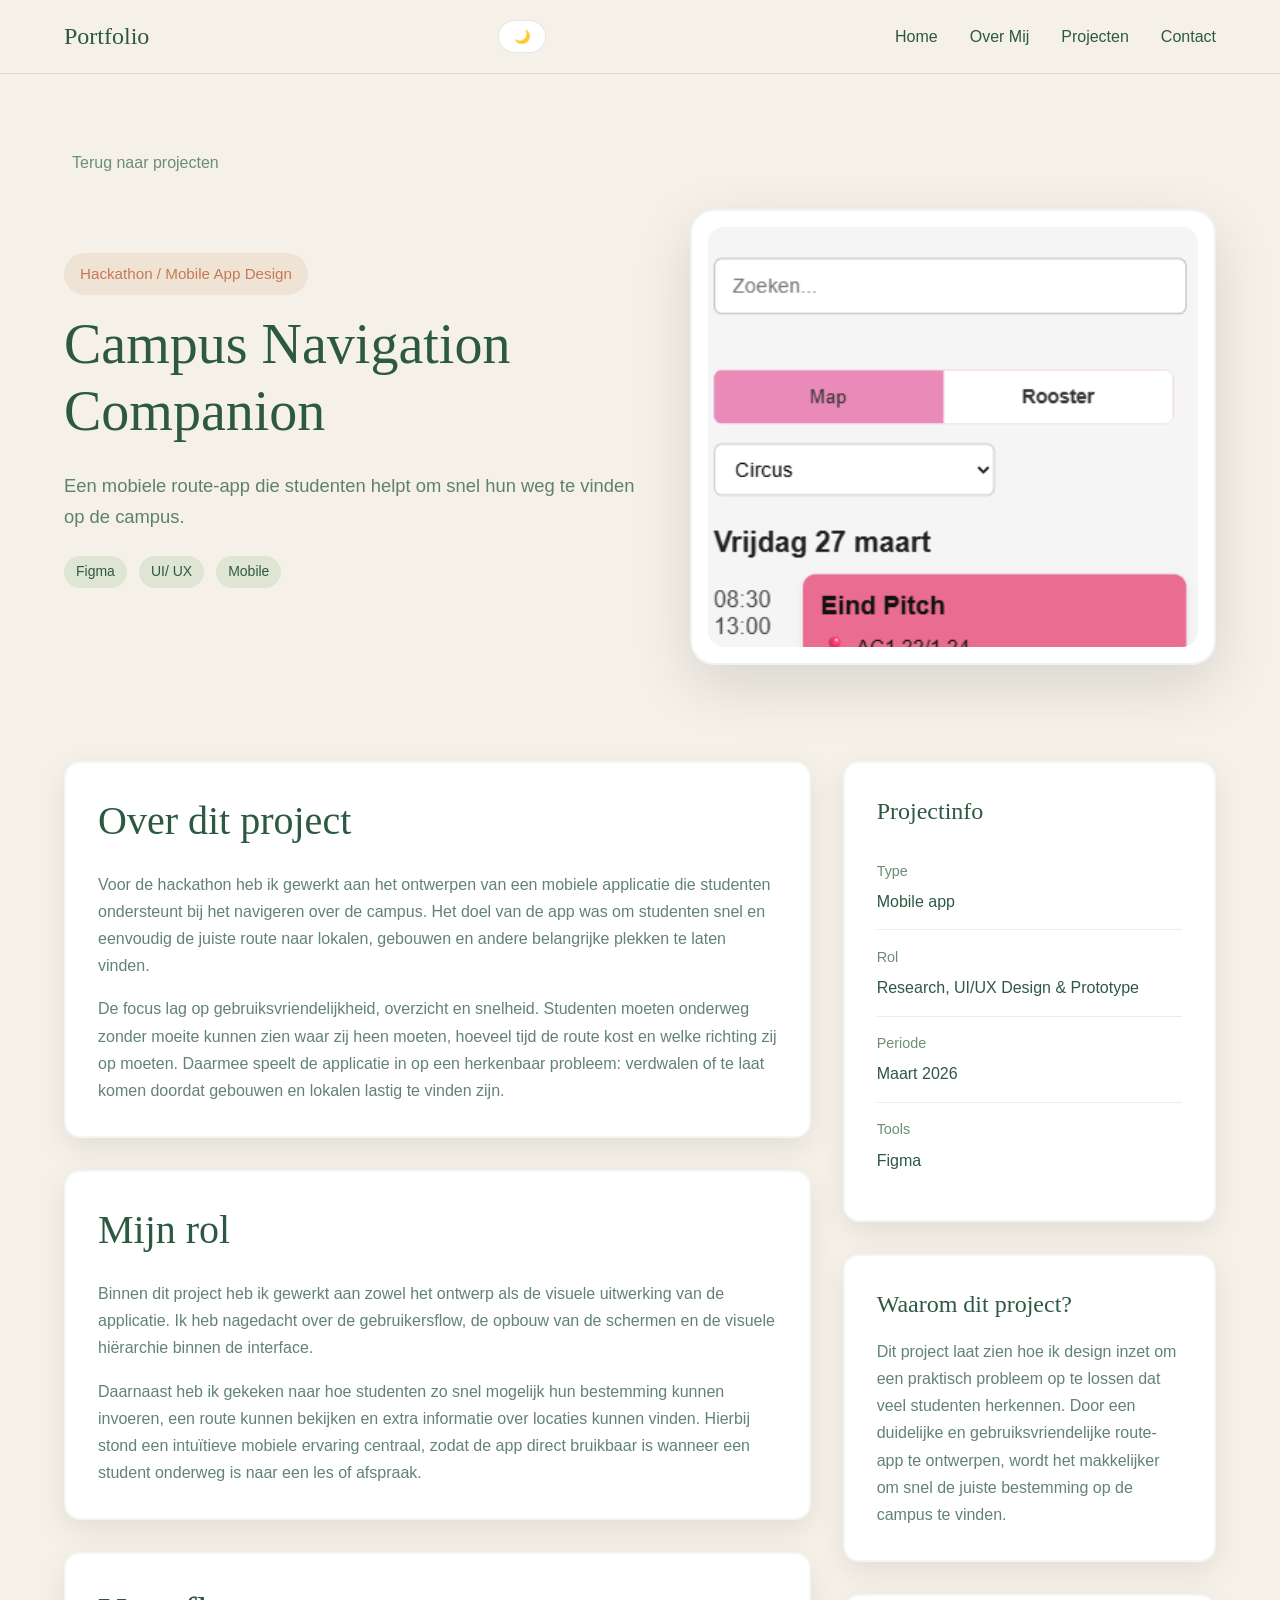
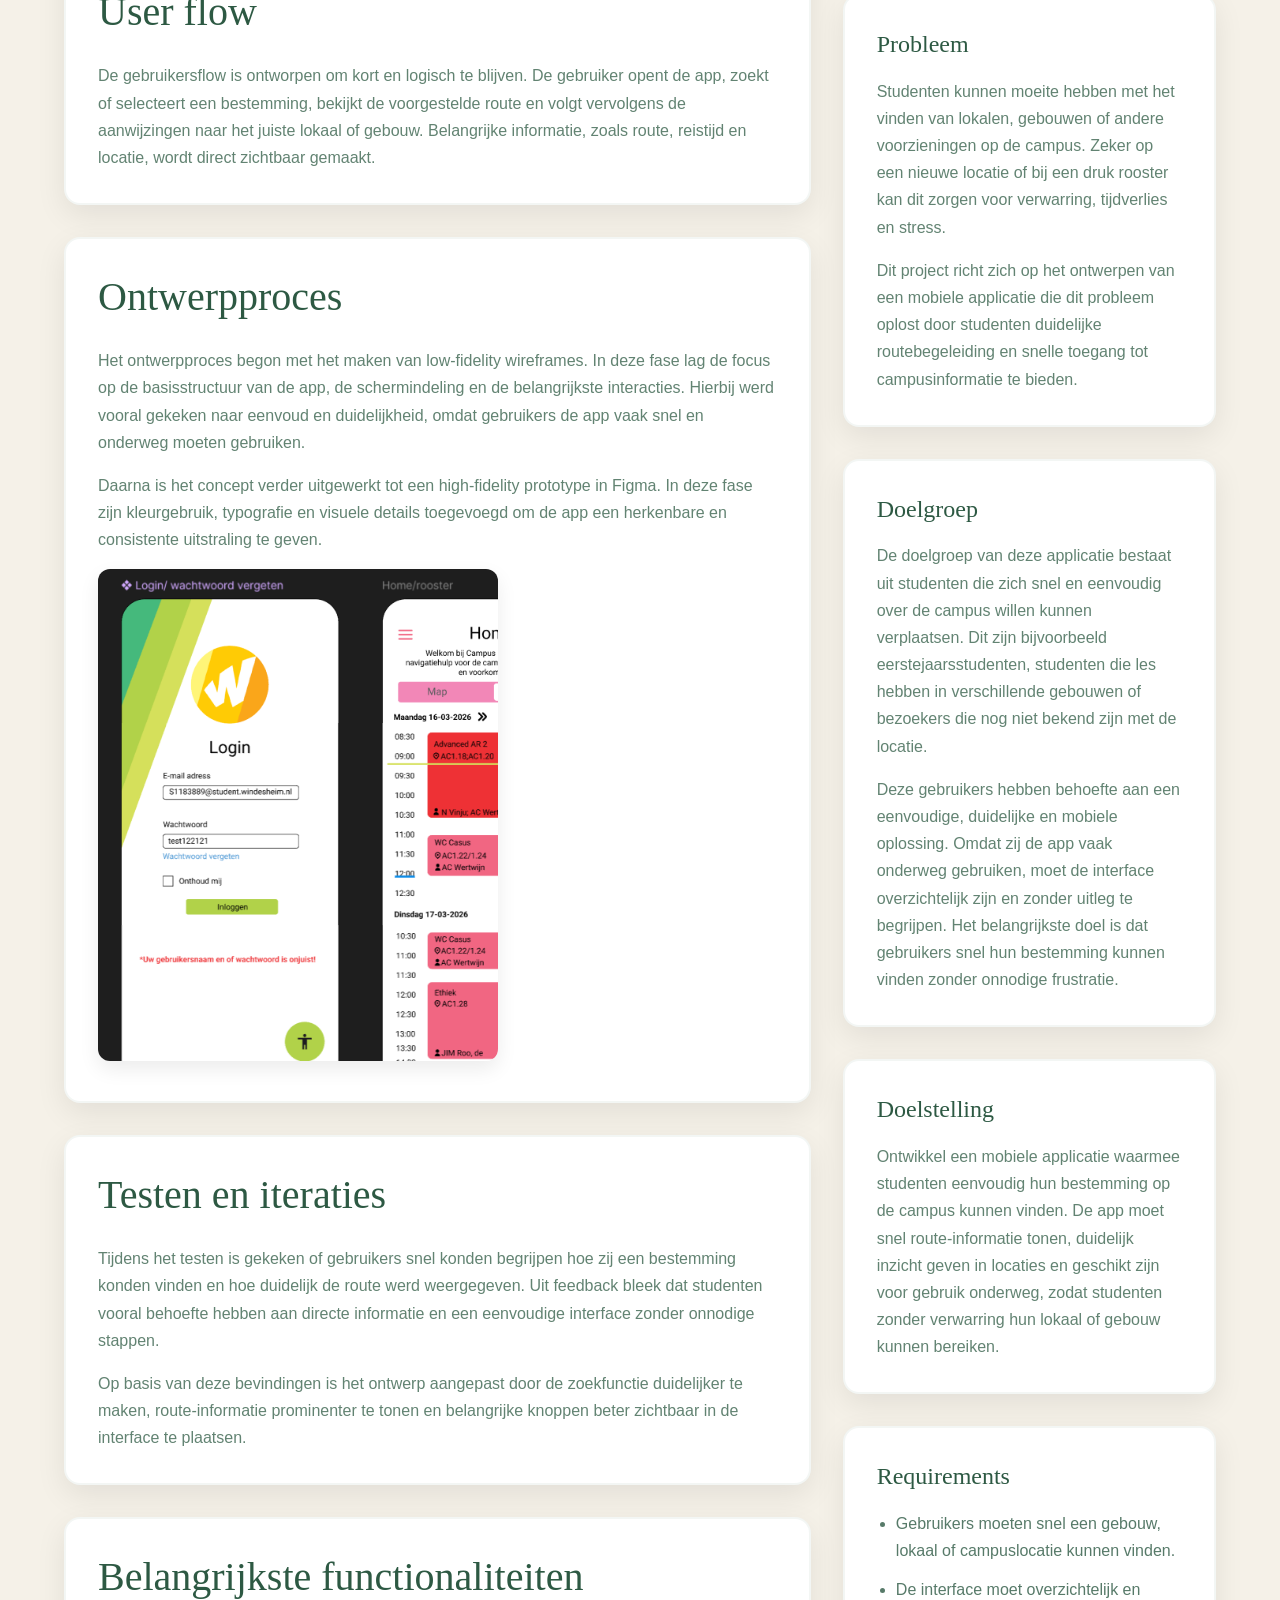
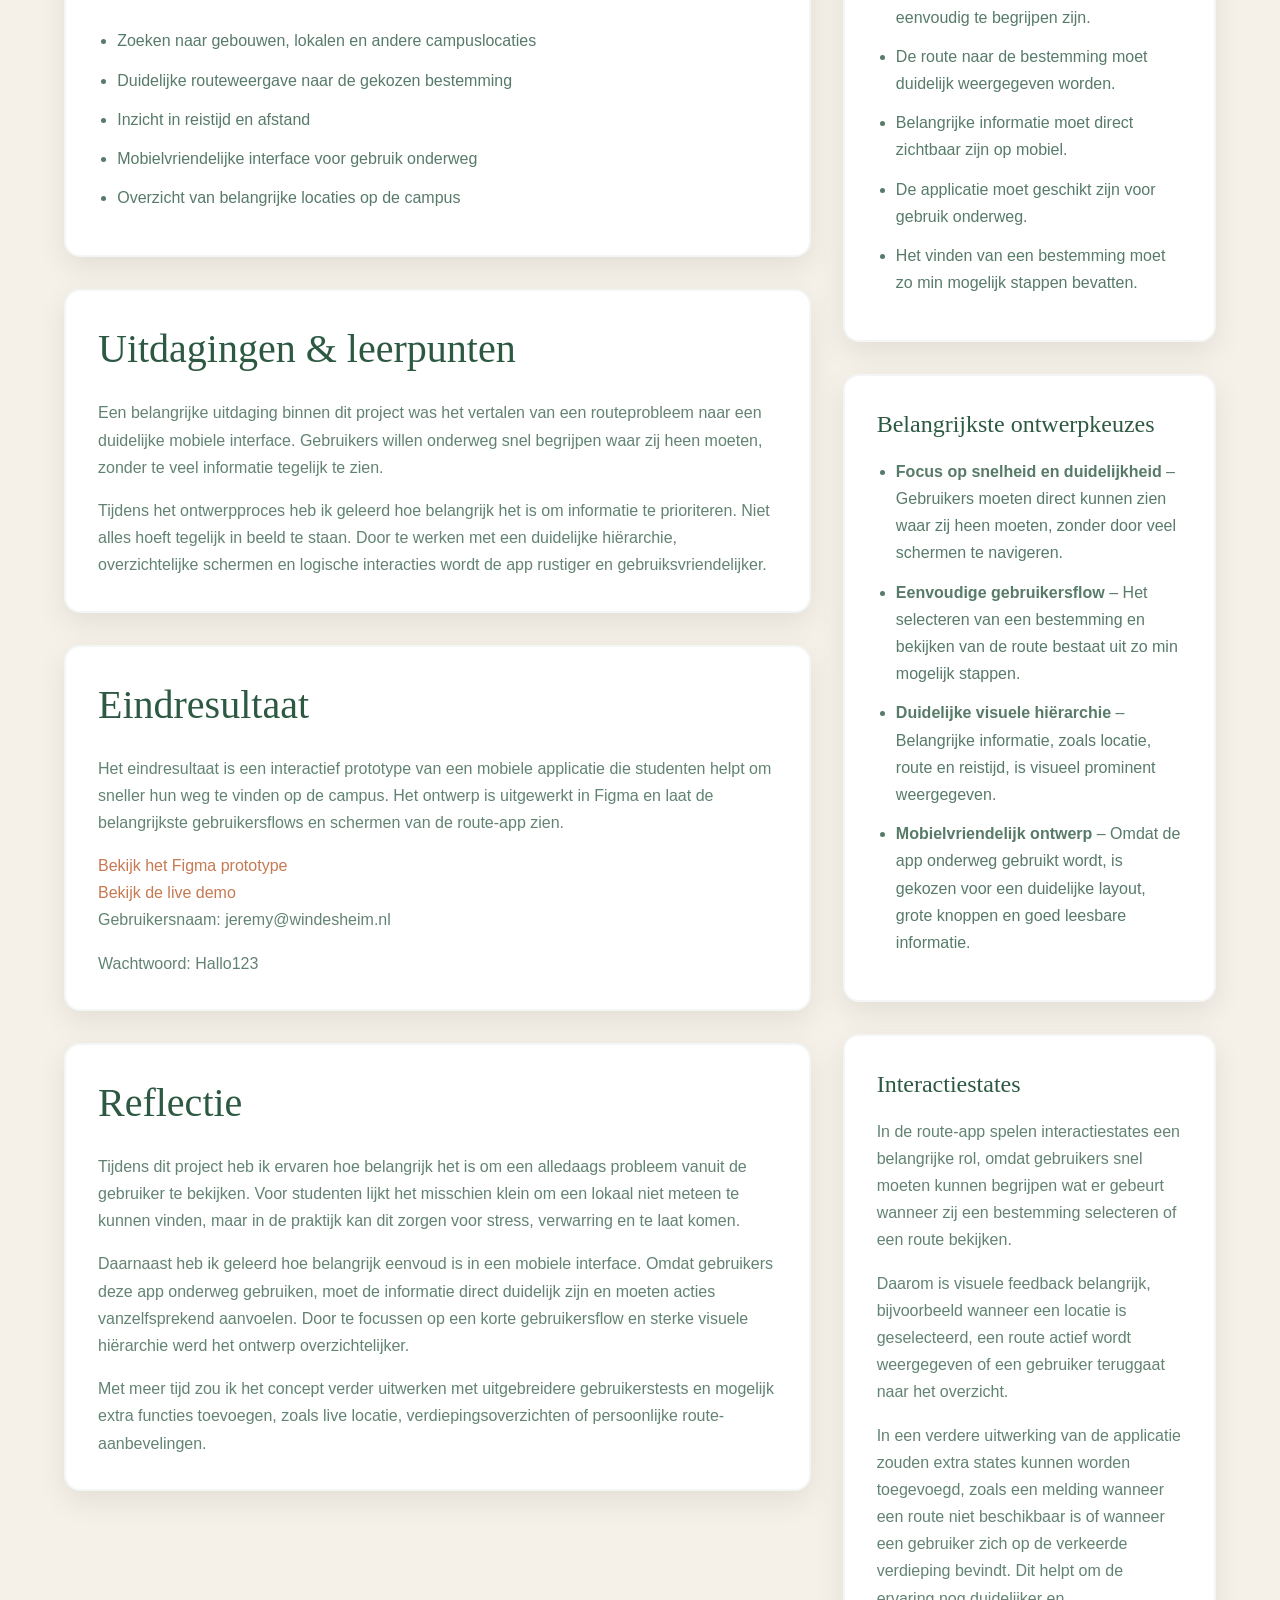
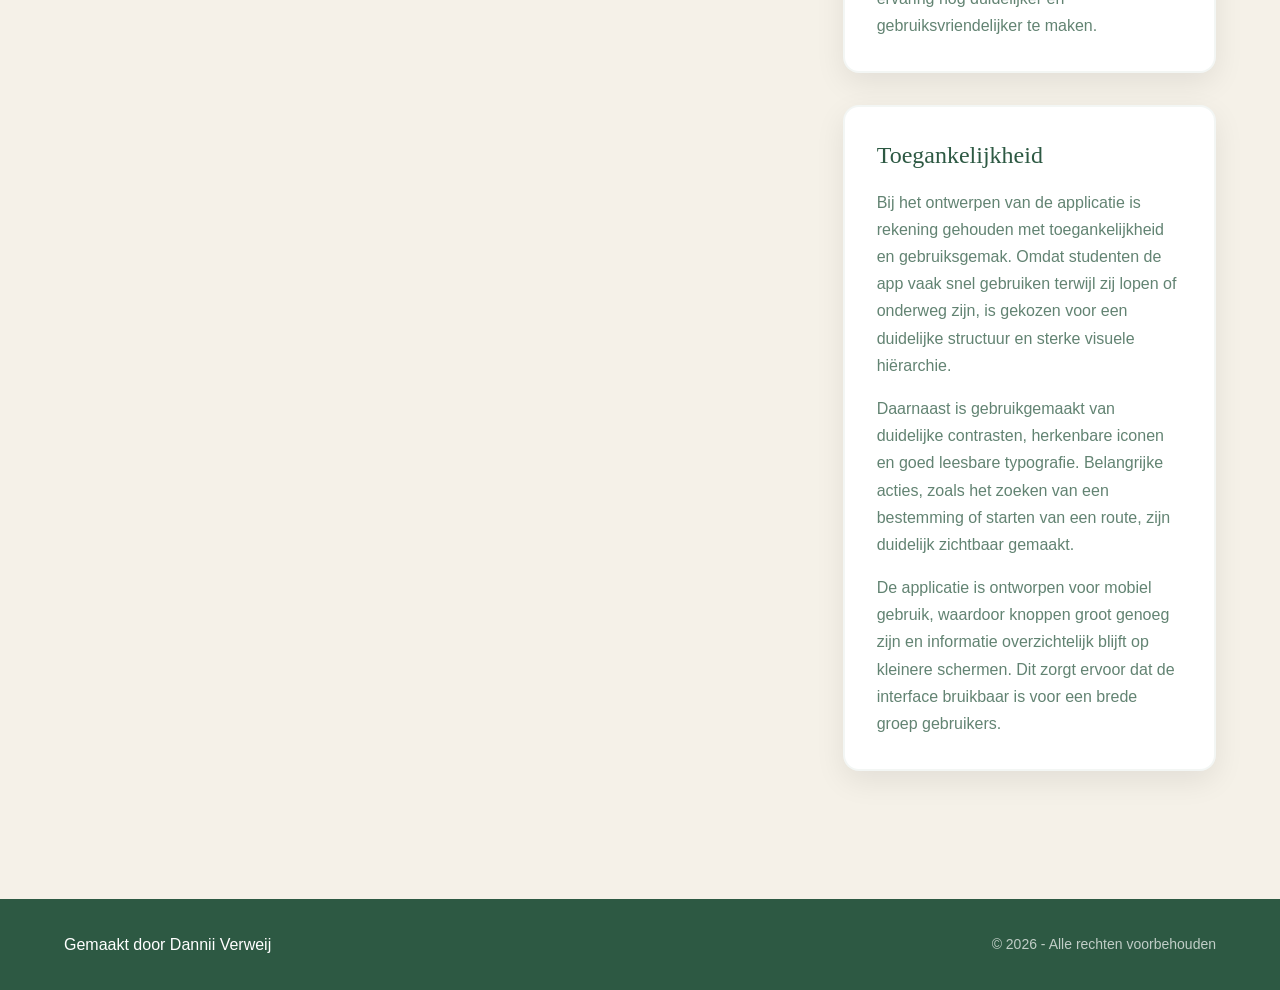
<file: src/Hackathon.html>
<!DOCTYPE html>
<html lang="nl">

<head>
    <meta charset="UTF-8" />
    <meta name="viewport" content="width=device-width, initial-scale=1.0" />
    <title>Campus Navigation Companion | Portfolio</title>
    <link rel="stylesheet" href="styles/styles.css" />
    <script src="script.js"></script>
</head>

<body>
    <!-- Header -->
    <header class="header">
        <nav class="container nav">
            <a href="../index.html" class="logo">Portfolio</a>
            <button id="themeToggle">🌙</button>

            <ul class="nav-menu">
                <li><a href="../index.html" class="nav-link">Home</a></li>
                <li><a href="../index.html#about" class="nav-link">Over Mij</a></li>
                <li><a href="../index.html#projects" class="nav-link">Projecten</a></li>
                <li><a href="../index.html#contact" class="nav-link">Contact</a></li>
            </ul>

            <button class="mobile-menu-btn" id="mobileMenuBtn" aria-label="Toggle menu">
                <i data-lucide="menu" id="menuIcon"></i>
                <i data-lucide="x" id="closeIcon" style="display: none;"></i>
            </button>
        </nav>

        <ul class="mobile-nav" id="mobileNav">
            <li><a href="../index.html" class="nav-link">Home</a></li>
            <li><a href="../index.html#about" class="nav-link">Over Mij</a></li>
            <li><a href="../index.html#projects" class="nav-link">Projecten</a></li>
            <li><a href="../index.html#contact" class="nav-link">Contact</a></li>
        </ul>
    </header>

    <!-- Project Hero -->
    <section class="project-detail-hero">
        <div class="container project-detail-hero-content">
            <a href="../index.html" class="back-link">
                <i data-lucide="arrow-left"></i>
                <span>Terug naar projecten</span>
            </a>

            <div class="project-detail-header">
                <div class="project-detail-text">
                    <span class="detail-category">Hackathon / Mobile App Design</span>
                    <h1>Campus Navigation Companion</h1>
                    <p class="project-detail-intro">
                        Een mobiele route-app die studenten helpt om snel hun weg te vinden op de campus.
                    </p>

                    <div class="project-detail-tags">
                        <span class="project-tag">Figma</span>
                        <span class="project-tag">UI/ UX</span>
                        <span class="project-tag">Mobile</span>
                    </div>
                </div>

                <div class="project-detail-image-box">
                    <img src="./img/Schreenshot_hackathon_rooster.png" alt="Screenshot van de route app"
                        class="project-detail-image" />
                </div>
            </div>
        </div>
    </section>

    <!-- Project Content -->
    <section class="project-detail-section">
        <div class="container">
            <div class="project-detail-grid">
                <div class="project-main-content">

                    <div class="detail-card">
                        <h2>Over dit project</h2>
                        <p>
                            Voor de hackathon heb ik gewerkt aan het ontwerpen van een mobiele applicatie
                            die studenten ondersteunt bij het navigeren over de campus. Het doel van de app
                            was om studenten snel en eenvoudig de juiste route naar lokalen, gebouwen en
                            andere belangrijke plekken te laten vinden.
                        </p>

                        <p>
                            De focus lag op gebruiksvriendelijkheid, overzicht en snelheid. Studenten moeten
                            onderweg zonder moeite kunnen zien waar zij heen moeten, hoeveel tijd de route kost
                            en welke richting zij op moeten. Daarmee speelt de applicatie in op een herkenbaar
                            probleem: verdwalen of te laat komen doordat gebouwen en lokalen lastig te vinden zijn.
                        </p>
                    </div>

                    <div class="detail-card">
                        <h2>Mijn rol</h2>
                        <p>
                            Binnen dit project heb ik gewerkt aan zowel het ontwerp als de visuele uitwerking
                            van de applicatie. Ik heb nagedacht over de gebruikersflow, de opbouw van de schermen
                            en de visuele hiërarchie binnen de interface.
                        </p>

                        <p>
                            Daarnaast heb ik gekeken naar hoe studenten zo snel mogelijk hun bestemming kunnen
                            invoeren, een route kunnen bekijken en extra informatie over locaties kunnen vinden.
                            Hierbij stond een intuïtieve mobiele ervaring centraal, zodat de app direct bruikbaar
                            is wanneer een student onderweg is naar een les of afspraak.
                        </p>
                    </div>

                    <div class="detail-card">
                        <h2>User flow</h2>
                        <p>
                            De gebruikersflow is ontworpen om kort en logisch te blijven. De gebruiker opent de app,
                            zoekt of selecteert een bestemming, bekijkt de voorgestelde route en volgt vervolgens de
                            aanwijzingen naar het juiste lokaal of gebouw. Belangrijke informatie, zoals route,
                            reistijd en locatie, wordt direct zichtbaar gemaakt.
                        </p>
                    </div>

                    <div class="detail-card">
                        <h2>Ontwerpproces</h2>
                        <p>
                            Het ontwerpproces begon met het maken van low-fidelity wireframes. In deze fase lag de
                            focus op de basisstructuur van de app, de schermindeling en de belangrijkste interacties.
                            Hierbij werd vooral gekeken naar eenvoud en duidelijkheid, omdat gebruikers de app vaak
                            snel en onderweg moeten gebruiken.
                        </p>
                        <p>
                            Daarna is het concept verder uitgewerkt tot een high-fidelity prototype in Figma. In
                            deze fase zijn kleurgebruik, typografie en visuele details toegevoegd om de app een
                            herkenbare en consistente uitstraling te geven.
                        </p>

                        <img src="./img/Schreenshot_hackathon_figma.png" alt="Wireframes van de route app"
                            class="design-process-image">
                    </div>

                    <div class="detail-card">
                        <h2>Testen en iteraties</h2>
                        <p>
                            Tijdens het testen is gekeken of gebruikers snel konden begrijpen hoe zij een bestemming
                            konden vinden en hoe duidelijk de route werd weergegeven. Uit feedback bleek dat studenten
                            vooral behoefte hebben aan directe informatie en een eenvoudige interface zonder onnodige
                            stappen.
                        </p>
                        <p>
                            Op basis van deze bevindingen is het ontwerp aangepast door de zoekfunctie duidelijker te
                            maken,
                            route-informatie prominenter te tonen en belangrijke knoppen beter zichtbaar in de interface
                            te plaatsen.
                        </p>
                    </div>

                    <div class="detail-card">
                        <h2>Belangrijkste functionaliteiten</h2>
                        <ul class="detail-list">
                            <li>Zoeken naar gebouwen, lokalen en andere campuslocaties</li>
                            <li>Duidelijke routeweergave naar de gekozen bestemming</li>
                            <li>Inzicht in reistijd en afstand</li>
                            <li>Mobielvriendelijke interface voor gebruik onderweg</li>
                            <li>Overzicht van belangrijke locaties op de campus</li>
                        </ul>
                    </div>

                    <div class="detail-card">
                        <h2>Uitdagingen & leerpunten</h2>
                        <p>
                            Een belangrijke uitdaging binnen dit project was het vertalen van een routeprobleem naar
                            een duidelijke mobiele interface. Gebruikers willen onderweg snel begrijpen waar zij heen
                            moeten, zonder te veel informatie tegelijk te zien.
                        </p>

                        <p>
                            Tijdens het ontwerpproces heb ik geleerd hoe belangrijk het is om informatie te prioriteren.
                            Niet alles hoeft tegelijk in beeld te staan. Door te werken met een duidelijke hiërarchie,
                            overzichtelijke schermen en logische interacties wordt de app rustiger en
                            gebruiksvriendelijker.
                        </p>
                    </div>

                    <div class="detail-card">
                        <h2>Eindresultaat</h2>
                        <p>
                            Het eindresultaat is een interactief prototype van een mobiele applicatie die studenten
                            helpt
                            om sneller hun weg te vinden op de campus. Het ontwerp is uitgewerkt in Figma en laat de
                            belangrijkste gebruikersflows en schermen van de route-app zien.
                        </p>
                        <a href="https://www.figma.com/design/z6kuaXnNkLJRXiffyyJ7Qw/CNC-low---high-fidelity?node-id=1-176&p=f&t=GoJoVCniiimN7Vub-0"
                            class="project-link" target="_blank">Bekijk het Figma prototype</a>
                        <a href="https://yehoshuaa.github.io/Hackaton/" class="project-link" target="_blank">Bekijk de live demo</a>
                        <p>Gebruikersnaam: jeremy@windesheim.nl</p>
                        <p>Wachtwoord: Hallo123</p>
                    </div>

                    <div class="detail-card">
                        <h2>Reflectie</h2>
                        <p>
                            Tijdens dit project heb ik ervaren hoe belangrijk het is om een alledaags probleem vanuit de
                            gebruiker te bekijken. Voor studenten lijkt het misschien klein om een lokaal niet meteen te
                            kunnen
                            vinden, maar in de praktijk kan dit zorgen voor stress, verwarring en te laat komen.
                        </p>

                        <p>
                            Daarnaast heb ik geleerd hoe belangrijk eenvoud is in een mobiele interface. Omdat
                            gebruikers deze
                            app onderweg gebruiken, moet de informatie direct duidelijk zijn en moeten acties
                            vanzelfsprekend aanvoelen.
                            Door te focussen op een korte gebruikersflow en sterke visuele hiërarchie werd het ontwerp
                            overzichtelijker.
                        </p>

                        <p>
                            Met meer tijd zou ik het concept verder uitwerken met uitgebreidere gebruikerstests en
                            mogelijk extra
                            functies toevoegen, zoals live locatie, verdiepingsoverzichten of persoonlijke
                            route-aanbevelingen.
                        </p>
                    </div>
                </div>

                <aside class="project-sidebar">
                    <div class="detail-card">
                        <h3>Projectinfo</h3>
                        <div class="info-item">
                            <span class="info-label">Type</span>
                            <span class="info-value">Mobile app</span>
                        </div>
                        <div class="info-item">
                            <span class="info-label">Rol</span>
                            <span class="info-value">Research, UI/UX Design & Prototype</span>
                        </div>
                        <div class="info-item">
                            <span class="info-label">Periode</span>
                            <span class="info-value">Maart 2026</span>
                        </div>
                        <div class="info-item">
                            <span class="info-label">Tools</span>
                            <span class="info-value">Figma</span>
                        </div>
                    </div>

                    <div class="detail-card">
                        <h3>Waarom dit project?</h3>
                        <p>
                            Dit project laat zien hoe ik design inzet om een praktisch probleem op te lossen dat veel
                            studenten herkennen. Door een duidelijke en gebruiksvriendelijke route-app te ontwerpen,
                            wordt het makkelijker om snel de juiste bestemming op de campus te vinden.
                        </p>
                    </div>

                    <div class="detail-card">
                        <h3>Probleem</h3>
                        <p>
                            Studenten kunnen moeite hebben met het vinden van lokalen, gebouwen of andere voorzieningen
                            op de campus. Zeker op een nieuwe locatie of bij een druk rooster kan dit zorgen voor
                            verwarring,
                            tijdverlies en stress.
                        </p>
                        <p>
                            Dit project richt zich op het ontwerpen van een mobiele applicatie die dit probleem oplost
                            door studenten duidelijke routebegeleiding en snelle toegang tot campusinformatie te bieden.
                        </p>
                    </div>

                    <div class="detail-card">
                        <h3>Doelgroep</h3>
                        <p>
                            De doelgroep van deze applicatie bestaat uit studenten die zich snel en eenvoudig over de
                            campus
                            willen kunnen verplaatsen. Dit zijn bijvoorbeeld eerstejaarsstudenten, studenten die les
                            hebben
                            in verschillende gebouwen of bezoekers die nog niet bekend zijn met de locatie.
                        </p>

                        <p>
                            Deze gebruikers hebben behoefte aan een eenvoudige, duidelijke en mobiele oplossing. Omdat
                            zij de
                            app vaak onderweg gebruiken, moet de interface overzichtelijk zijn en zonder uitleg te
                            begrijpen.
                            Het belangrijkste doel is dat gebruikers snel hun bestemming kunnen vinden zonder onnodige
                            frustratie.
                        </p>
                    </div>

                    <div class="detail-card">
                        <h3>Doelstelling</h3>
                        <p>
                            Ontwikkel een mobiele applicatie waarmee studenten eenvoudig hun bestemming op de campus
                            kunnen vinden.
                            De app moet snel route-informatie tonen, duidelijk inzicht geven in locaties en geschikt
                            zijn voor gebruik
                            onderweg, zodat studenten zonder verwarring hun lokaal of gebouw kunnen bereiken.
                        </p>
                    </div>

                    <div class="detail-card">
                        <h3>Requirements</h3>
                        <ul class="detail-list">
                            <li>Gebruikers moeten snel een gebouw, lokaal of campuslocatie kunnen vinden.</li>
                            <li>De interface moet overzichtelijk en eenvoudig te begrijpen zijn.</li>
                            <li>De route naar de bestemming moet duidelijk weergegeven worden.</li>
                            <li>Belangrijke informatie moet direct zichtbaar zijn op mobiel.</li>
                            <li>De applicatie moet geschikt zijn voor gebruik onderweg.</li>
                            <li>Het vinden van een bestemming moet zo min mogelijk stappen bevatten.</li>
                        </ul>
                    </div>

                    <div class="detail-card">
                        <h3>Belangrijkste ontwerpkeuzes</h3>
                        <ul class="detail-list">
                            <li>
                                <strong>Focus op snelheid en duidelijkheid</strong> – Gebruikers moeten direct kunnen
                                zien
                                waar zij heen moeten, zonder door veel schermen te navigeren.
                            </li>

                            <li>
                                <strong>Eenvoudige gebruikersflow</strong> – Het selecteren van een bestemming en
                                bekijken
                                van de route bestaat uit zo min mogelijk stappen.
                            </li>

                            <li>
                                <strong>Duidelijke visuele hiërarchie</strong> – Belangrijke informatie, zoals locatie,
                                route en reistijd, is visueel prominent weergegeven.
                            </li>

                            <li>
                                <strong>Mobielvriendelijk ontwerp</strong> – Omdat de app onderweg gebruikt wordt,
                                is gekozen voor een duidelijke layout, grote knoppen en goed leesbare informatie.
                            </li>
                        </ul>
                    </div>

                    <div class="detail-card">
                        <h3>Interactiestates</h3>
                        <p>
                            In de route-app spelen interactiestates een belangrijke rol, omdat gebruikers snel moeten
                            kunnen
                            begrijpen wat er gebeurt wanneer zij een bestemming selecteren of een route bekijken.
                        </p>

                        <p>
                            Daarom is visuele feedback belangrijk, bijvoorbeeld wanneer een locatie is geselecteerd,
                            een route actief wordt weergegeven of een gebruiker teruggaat naar het overzicht.
                        </p>

                        <p>
                            In een verdere uitwerking van de applicatie zouden extra states kunnen worden toegevoegd,
                            zoals een melding wanneer een route niet beschikbaar is of wanneer een gebruiker zich op de
                            verkeerde verdieping bevindt. Dit helpt om de ervaring nog duidelijker en
                            gebruiksvriendelijker te maken.
                        </p>
                    </div>

                    <div class="detail-card">
                        <h3>Toegankelijkheid</h3>
                        <p>
                            Bij het ontwerpen van de applicatie is rekening gehouden met toegankelijkheid en
                            gebruiksgemak.
                            Omdat studenten de app vaak snel gebruiken terwijl zij lopen of onderweg zijn, is gekozen
                            voor
                            een duidelijke structuur en sterke visuele hiërarchie.
                        </p>

                        <p>
                            Daarnaast is gebruikgemaakt van duidelijke contrasten, herkenbare iconen en goed leesbare
                            typografie.
                            Belangrijke acties, zoals het zoeken van een bestemming of starten van een route, zijn
                            duidelijk zichtbaar gemaakt.
                        </p>

                        <p>
                            De applicatie is ontworpen voor mobiel gebruik, waardoor knoppen groot genoeg zijn en
                            informatie
                            overzichtelijk blijft op kleinere schermen. Dit zorgt ervoor dat de interface bruikbaar is
                            voor
                            een brede groep gebruikers.
                        </p>
                    </div>
                </aside>
            </div>
        </div>
    </section>

    <!-- Footer -->
    <footer class="footer">
        <div class="container footer-content">
            <p class="footer-text">Gemaakt door Dannii Verweij</p>
            <p class="footer-copyright">© 2026 - Alle rechten voorbehouden</p>
        </div>
    </footer>

    <script>
        lucide.createIcons();

        function initMobileMenu() {
            const mobileMenuBtn = document.getElementById('mobileMenuBtn');
            const mobileNav = document.getElementById('mobileNav');
            const menuIcon = document.getElementById('menuIcon');
            const closeIcon = document.getElementById('closeIcon');

            if (!mobileMenuBtn || !mobileNav || !menuIcon || !closeIcon) return;

            const mobileLinks = mobileNav.querySelectorAll('a');

            mobileMenuBtn.addEventListener('click', () => {
                mobileNav.classList.toggle('active');

                if (mobileNav.classList.contains('active')) {
                    menuIcon.style.display = 'none';
                    closeIcon.style.display = 'block';
                } else {
                    menuIcon.style.display = 'block';
                    closeIcon.style.display = 'none';
                }
            });

            mobileLinks.forEach(link => {
                link.addEventListener('click', () => {
                    mobileNav.classList.remove('active');
                    menuIcon.style.display = 'block';
                    closeIcon.style.display = 'none';
                });
            });
        }

        document.addEventListener('DOMContentLoaded', initMobileMenu);
    </script>
</body>

</html>
</file>
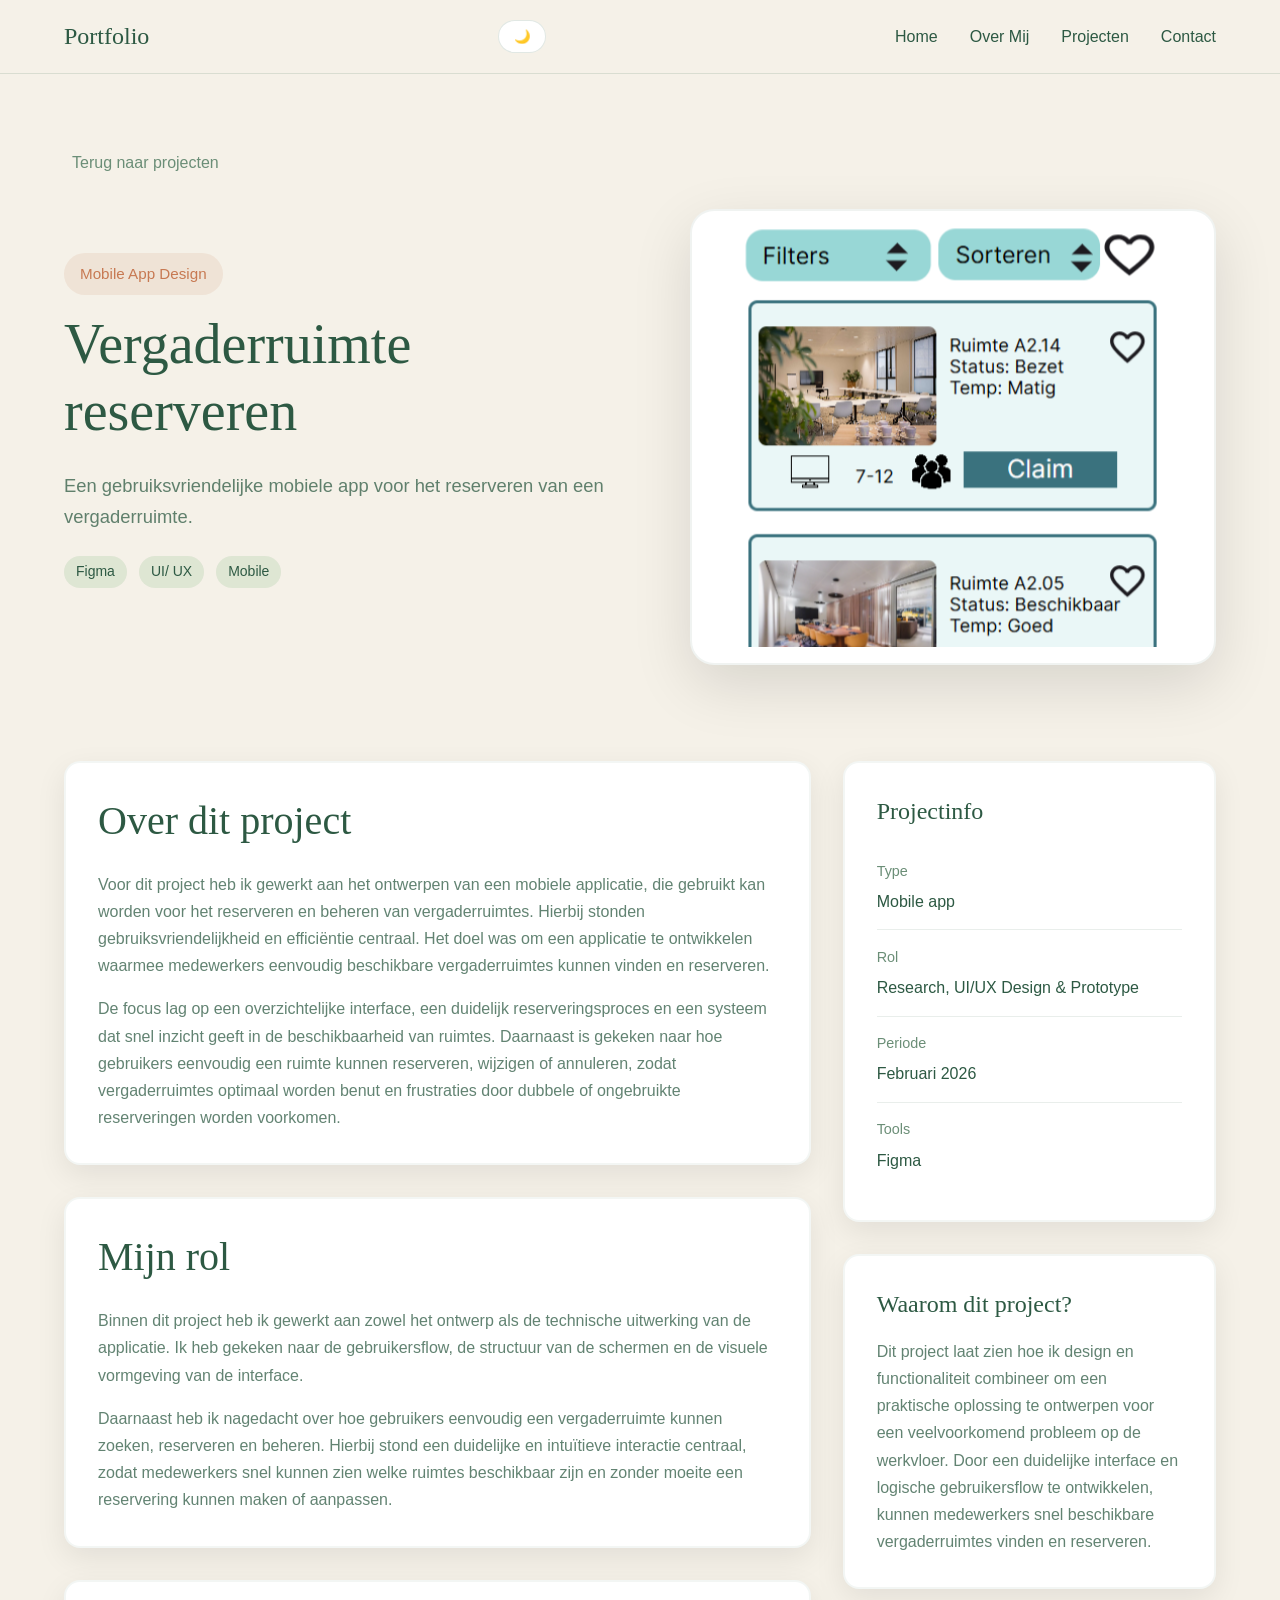
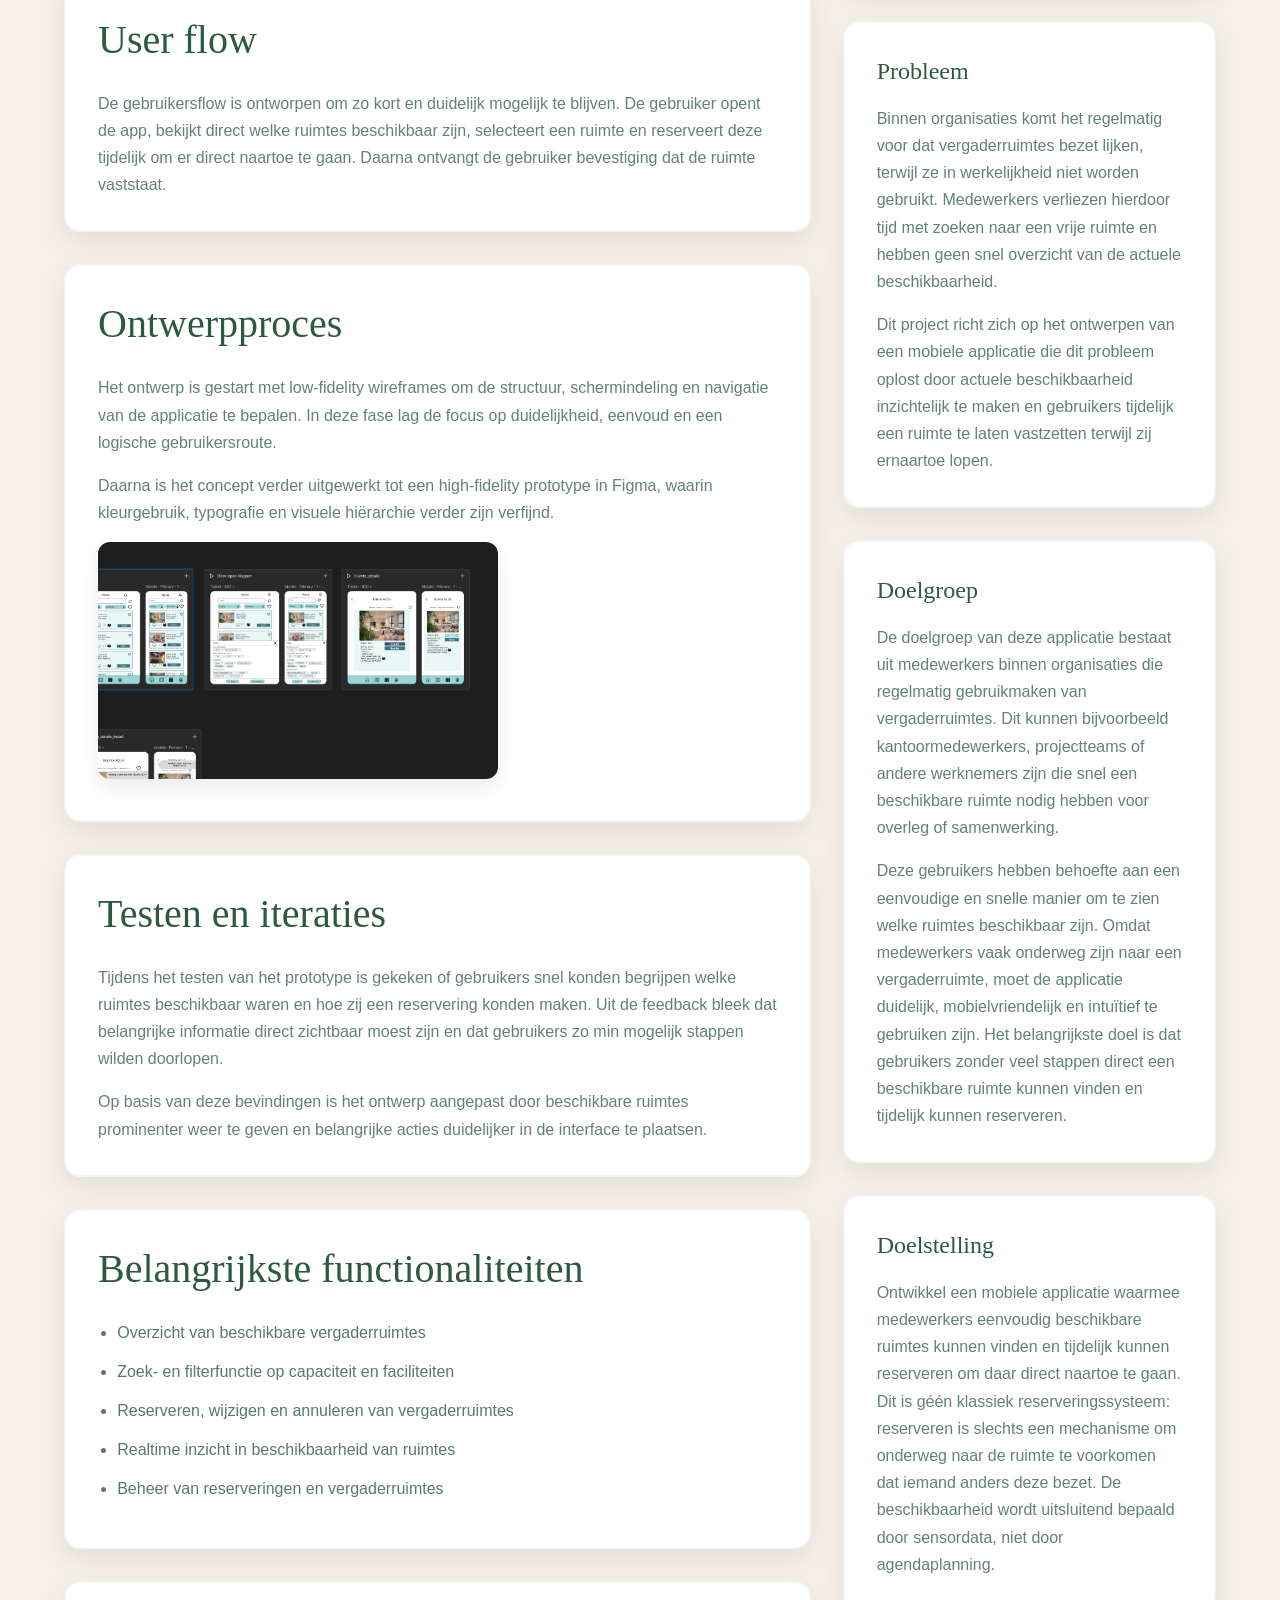
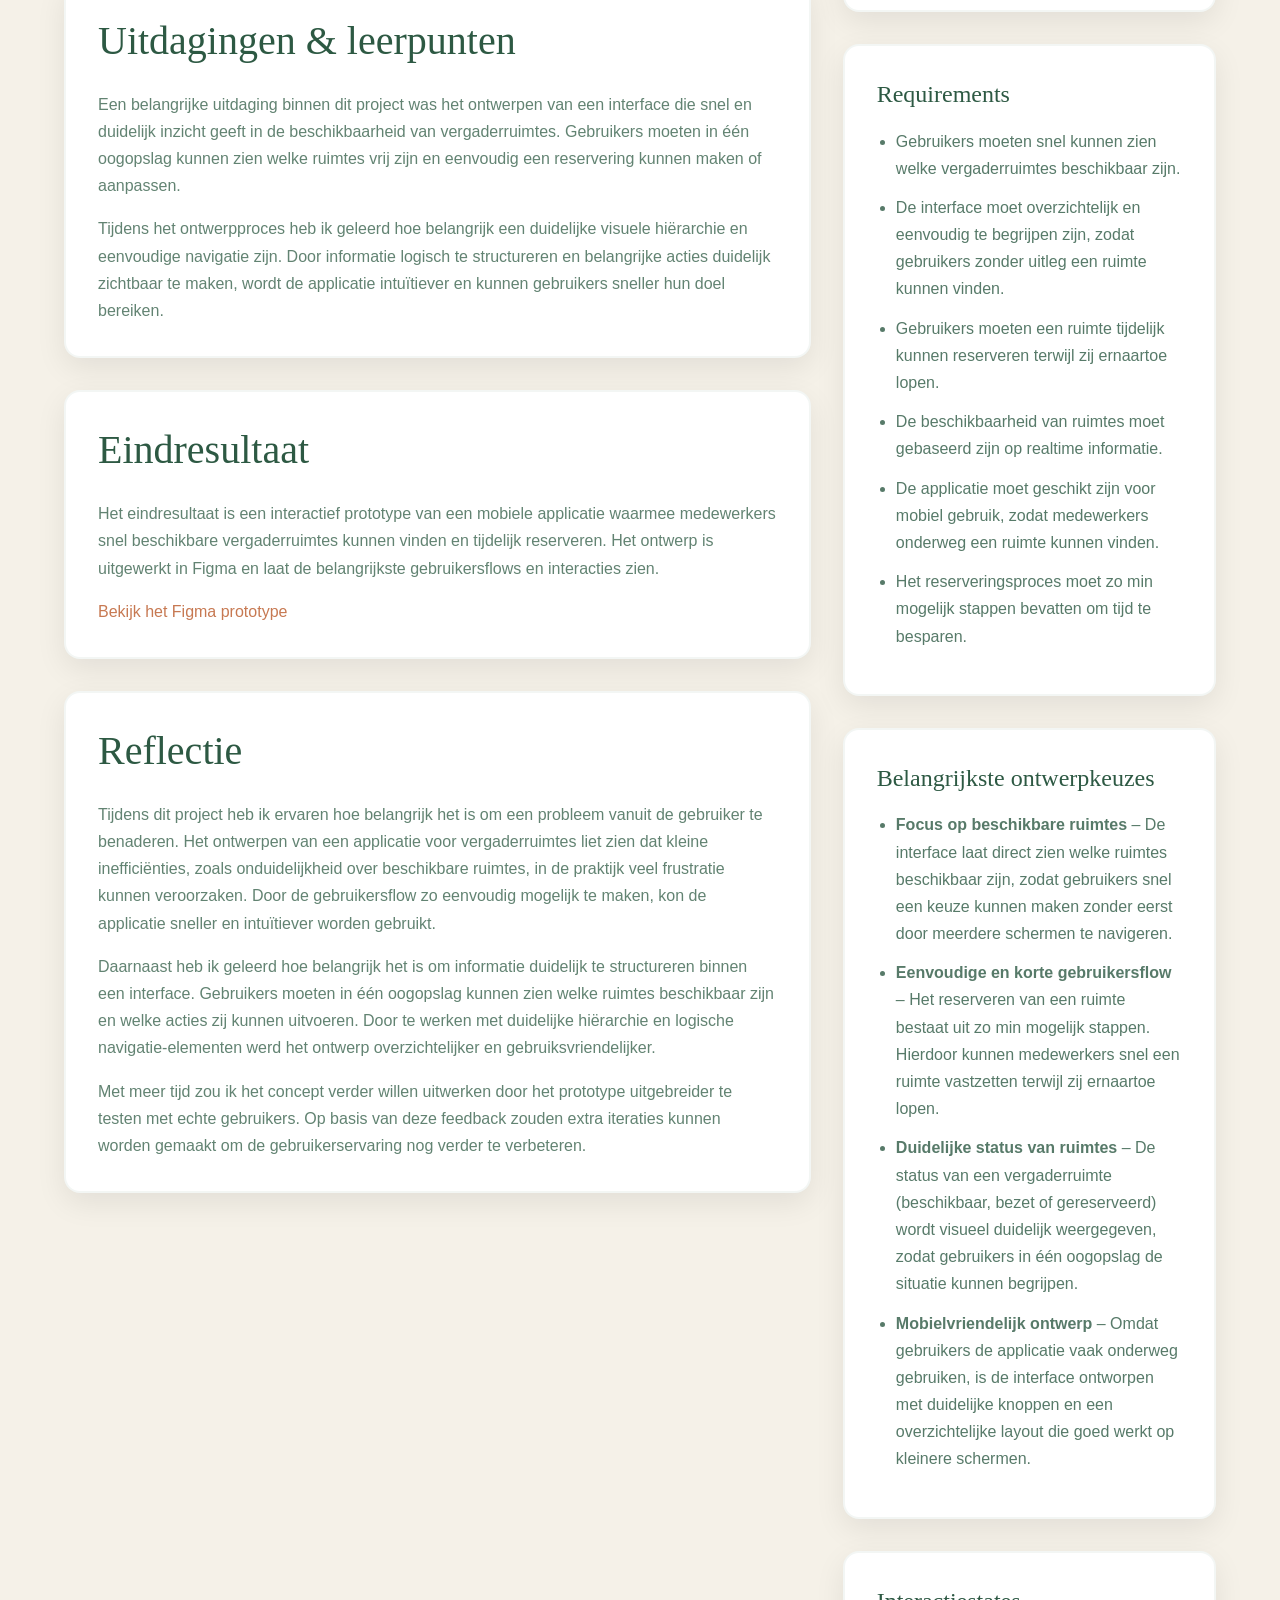
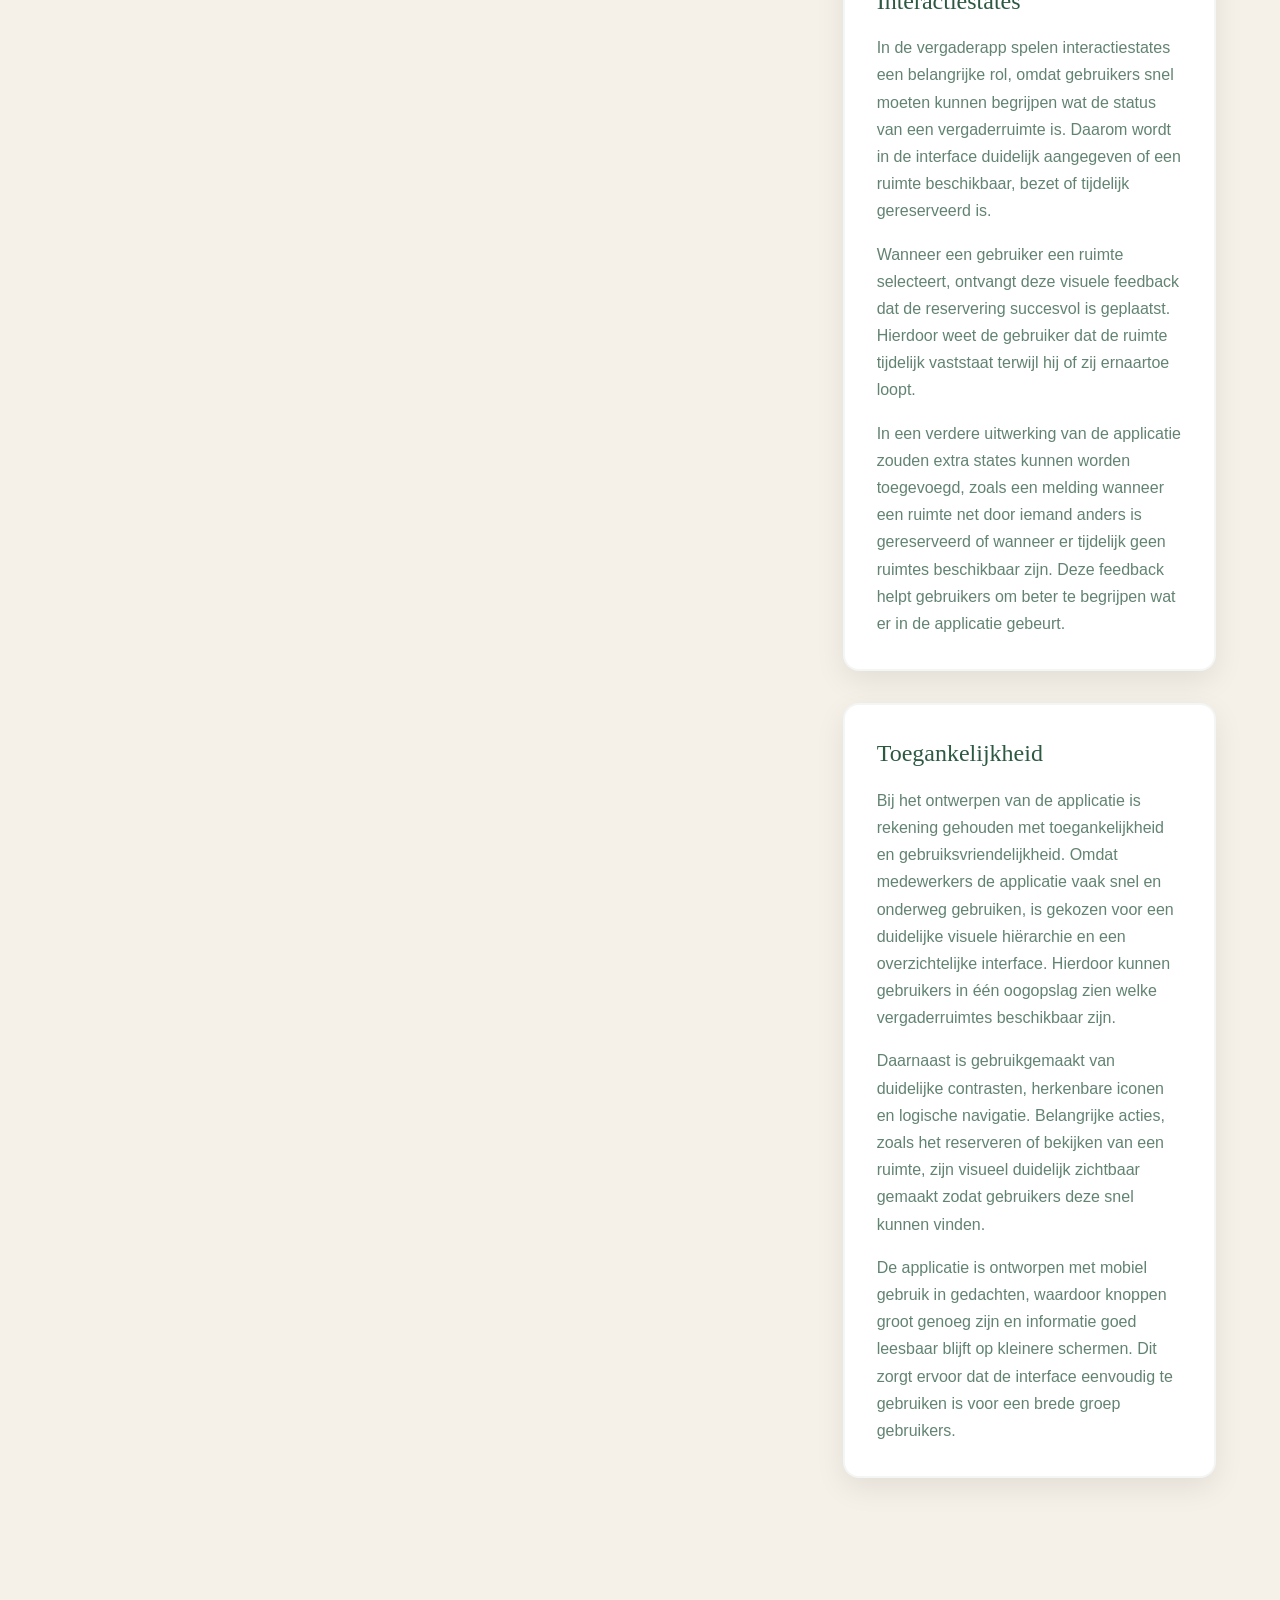
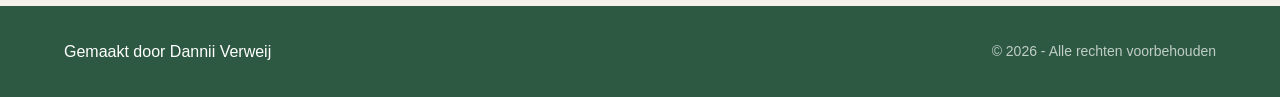
<file: src/Vergaderzaal.html>
<!DOCTYPE html>
<html lang="nl">

<head>
  <meta charset="UTF-8" />
  <meta name="viewport" content="width=device-width, initial-scale=1.0" />
  <title>Vergaderruimte | Portfolio</title>
  <link rel="stylesheet" href="styles/styles.css" />
  <script src="script.js"></script>
</head>

<body>
  <!-- Header -->
  <header class="header">
    <nav class="container nav">
      <a href="../index.html" class="logo">Portfolio</a>
      <button id="themeToggle">🌙</button>

      <ul class="nav-menu">
        <li><a href="../index.html" class="nav-link">Home</a></li>
        <li><a href="../index.html#about" class="nav-link">Over Mij</a></li>
        <li><a href="../index.html#projects" class="nav-link">Projecten</a></li>
        <li><a href="../index.html#contact" class="nav-link">Contact</a></li>
      </ul>

      <button class="mobile-menu-btn" id="mobileMenuBtn" aria-label="Toggle menu">
        <i data-lucide="menu" id="menuIcon"></i>
        <i data-lucide="x" id="closeIcon" style="display: none;"></i>
      </button>
    </nav>

    <ul class="mobile-nav" id="mobileNav">
      <li><a href="../index.html" class="nav-link">Home</a></li>
      <li><a href="../index.html#about" class="nav-link">Over Mij</a></li>
      <li><a href="../index.html#projects" class="nav-link">Projecten</a></li>
      <li><a href="../index.html#contact" class="nav-link">Contact</a></li>
    </ul>
  </header>

  <!-- Project Hero -->
  <section class="project-detail-hero">
    <div class="container project-detail-hero-content">
      <a href="../index.html" class="back-link">
        <i data-lucide="arrow-left"></i>
        <span>Terug naar projecten</span>
      </a>

      <div class="project-detail-header">
        <div class="project-detail-text">
          <span class="detail-category">Mobile App Design</span>
          <h1>Vergaderruimte reserveren</h1>
          <p class="project-detail-intro">
            Een gebruiksvriendelijke mobiele app voor het reserveren van een vergaderruimte.
          </p>

          <div class="project-detail-tags">
            <span class="project-tag">Figma</span>
            <span class="project-tag">UI/ UX</span>
            <span class="project-tag">Mobile</span>
          </div>
        </div>

        <div class="project-detail-image-box">
          <img src="./img/Schreenshot_vergaderruimte.png" alt="Screenshot van de vergaderapp"
            class="project-detail-image" />
        </div>
      </div>
    </div>
  </section>

  <!-- Project Content -->
  <section class="project-detail-section">
    <div class="container">
      <div class="project-detail-grid">
        <div class="project-main-content">

          <div class="detail-card">
            <h2>Over dit project</h2>
            <p>
              Voor dit project heb ik gewerkt aan het ontwerpen van een mobiele applicatie,
              die gebruikt kan worden voor het reserveren en beheren van vergaderruimtes. Hierbij stonden
              gebruiksvriendelijkheid en efficiëntie centraal. Het doel was om een
              applicatie te ontwikkelen waarmee medewerkers eenvoudig beschikbare
              vergaderruimtes kunnen vinden en reserveren.
            </p>

            <p>
              De focus lag op een overzichtelijke interface, een duidelijk reserveringsproces
              en een systeem dat snel inzicht geeft in de beschikbaarheid van ruimtes.
              Daarnaast is gekeken naar hoe gebruikers eenvoudig een ruimte kunnen
              reserveren, wijzigen of annuleren, zodat vergaderruimtes optimaal
              worden benut en frustraties door dubbele of ongebruikte reserveringen
              worden voorkomen.
            </p>
          </div>

          <div class="detail-card">
            <h2>Mijn rol</h2>
            <p>
              Binnen dit project heb ik gewerkt aan zowel het ontwerp als de technische
              uitwerking van de applicatie. Ik heb gekeken naar de gebruikersflow,
              de structuur van de schermen en de visuele vormgeving van de interface.
            </p>

            <p>
              Daarnaast heb ik nagedacht over hoe gebruikers eenvoudig een vergaderruimte
              kunnen zoeken, reserveren en beheren. Hierbij stond een duidelijke en
              intuïtieve interactie centraal, zodat medewerkers snel kunnen zien welke
              ruimtes beschikbaar zijn en zonder moeite een reservering kunnen maken
              of aanpassen.
            </p>
          </div>

          <div class="detail-card">
            <h2>User flow</h2>
            <p>
              De gebruikersflow is ontworpen om zo kort en duidelijk mogelijk te blijven.
              De gebruiker opent de app, bekijkt direct welke ruimtes beschikbaar zijn,
              selecteert een ruimte en reserveert deze tijdelijk om er direct naartoe te gaan.
              Daarna ontvangt de gebruiker bevestiging dat de ruimte vaststaat.
            </p>
          </div>

          <div class="detail-card">
            <h2>Ontwerpproces</h2>
            <p>
              Het ontwerp is gestart met low-fidelity wireframes om de structuur, schermindeling
              en navigatie van de applicatie te bepalen. In deze fase lag de focus op duidelijkheid,
              eenvoud en een logische gebruikersroute.
            </p>
            <p>
              Daarna is het concept verder uitgewerkt tot een high-fidelity prototype in Figma,
              waarin kleurgebruik, typografie en visuele hiërarchie verder zijn verfijnd.
            </p>

            <img src="./img/Screenshot_figma_vergaderruimte.png" alt="Wireframes van de vergaderapp"
              class="design-process-image">
          </div>

          <div class="detail-card">
            <h2>Testen en iteraties</h2>
            <p>
              Tijdens het testen van het prototype is gekeken of gebruikers snel konden begrijpen
              welke ruimtes beschikbaar waren en hoe zij een reservering konden maken. Uit de
              feedback bleek dat belangrijke informatie direct zichtbaar moest zijn en dat
              gebruikers zo min mogelijk stappen wilden doorlopen.
            </p>
            <p>
              Op basis van deze bevindingen is het ontwerp aangepast door beschikbare ruimtes
              prominenter weer te geven en belangrijke acties duidelijker in de interface te plaatsen.
            </p>
          </div>

          <div class="detail-card">
            <h2>Belangrijkste functionaliteiten</h2>
            <ul class="detail-list">
              <li>Overzicht van beschikbare vergaderruimtes</li>
              <li>Zoek- en filterfunctie op capaciteit en faciliteiten</li>
              <li>Reserveren, wijzigen en annuleren van vergaderruimtes</li>
              <li>Realtime inzicht in beschikbaarheid van ruimtes</li>
              <li>Beheer van reserveringen en vergaderruimtes</li>
            </ul>
          </div>

          <div class="detail-card">
            <h2>Uitdagingen & leerpunten</h2>
            <p>
              Een belangrijke uitdaging binnen dit project was het ontwerpen van een
              interface die snel en duidelijk inzicht geeft in de beschikbaarheid van
              vergaderruimtes. Gebruikers moeten in één oogopslag kunnen zien welke
              ruimtes vrij zijn en eenvoudig een reservering kunnen maken of aanpassen.
            </p>

            <p>
              Tijdens het ontwerpproces heb ik geleerd hoe belangrijk een duidelijke
              visuele hiërarchie en eenvoudige navigatie zijn. Door informatie logisch
              te structureren en belangrijke acties duidelijk zichtbaar te maken,
              wordt de applicatie intuïtiever en kunnen gebruikers sneller hun doel
              bereiken.
            </p>
          </div>

          <div class="detail-card">
            <h2>Eindresultaat</h2>
            <p>
              Het eindresultaat is een interactief prototype van een mobiele applicatie waarmee
              medewerkers snel beschikbare vergaderruimtes kunnen vinden en tijdelijk reserveren.
              Het ontwerp is uitgewerkt in Figma en laat de belangrijkste gebruikersflows en
              interacties zien.
            </p>
            <a href="https://www.figma.com/site/GCq2YktxQrDtl1kCw4NczQ/High-fidelity-2?node-id=1-103&t=dD5vn8ftwiJHYylq-0"
              class="project-link" target="_blank">Bekijk het Figma prototype</a>
          </div>

          <div class="detail-card">
            <h2>Reflectie</h2>
            <p>
              Tijdens dit project heb ik ervaren hoe belangrijk het is om een probleem
              vanuit de gebruiker te benaderen. Het ontwerpen van een applicatie voor
              vergaderruimtes liet zien dat kleine inefficiënties, zoals onduidelijkheid
              over beschikbare ruimtes, in de praktijk veel frustratie kunnen veroorzaken.
              Door de gebruikersflow zo eenvoudig mogelijk te maken, kon de applicatie
              sneller en intuïtiever worden gebruikt.
            </p>

            <p>
              Daarnaast heb ik geleerd hoe belangrijk het is om informatie duidelijk te
              structureren binnen een interface. Gebruikers moeten in één oogopslag
              kunnen zien welke ruimtes beschikbaar zijn en welke acties zij kunnen
              uitvoeren. Door te werken met duidelijke hiërarchie en logische
              navigatie-elementen werd het ontwerp overzichtelijker en gebruiksvriendelijker.
            </p>

            <p>
              Met meer tijd zou ik het concept verder willen uitwerken door het prototype
              uitgebreider te testen met echte gebruikers. Op basis van deze feedback
              zouden extra iteraties kunnen worden gemaakt om de gebruikerservaring nog
              verder te verbeteren.
            </p>
          </div>
        </div>

        <aside class="project-sidebar">
          <div class="detail-card">
            <h3>Projectinfo</h3>
            <div class="info-item">
              <span class="info-label">Type</span>
              <span class="info-value">Mobile app</span>
            </div>
            <div class="info-item">
              <span class="info-label">Rol</span>
              <span class="info-value">Research, UI/UX Design & Prototype</span>
            </div>
            <div class="info-item">
              <span class="info-label">Periode</span>
              <span class="info-value">Februari 2026</span>
            </div>
            <div class="info-item">
              <span class="info-label">Tools</span>
              <span class="info-value">Figma</span>
            </div>
          </div>

          <div class="detail-card">
            <h3>Waarom dit project?</h3>
            <p>
              Dit project laat zien hoe ik design en functionaliteit combineer om een
              praktische oplossing te ontwerpen voor een veelvoorkomend probleem op de
              werkvloer. Door een duidelijke interface en logische gebruikersflow te
              ontwikkelen, kunnen medewerkers snel beschikbare vergaderruimtes vinden
              en reserveren.
            </p>
          </div>

          <div class="detail-card">
            <h3>Probleem</h3>
            <p>
              Binnen organisaties komt het regelmatig voor dat vergaderruimtes bezet lijken,
              terwijl ze in werkelijkheid niet worden gebruikt. Medewerkers verliezen hierdoor
              tijd met zoeken naar een vrije ruimte en hebben geen snel overzicht van de actuele
              beschikbaarheid.
            </p>
            <p>
              Dit project richt zich op het ontwerpen van een mobiele applicatie die dit probleem
              oplost door actuele beschikbaarheid inzichtelijk te maken en gebruikers tijdelijk
              een ruimte te laten vastzetten terwijl zij ernaartoe lopen.
            </p>
          </div>

          <div class="detail-card">
            <h3>Doelgroep</h3>
            <p>
              De doelgroep van deze applicatie bestaat uit medewerkers binnen organisaties
              die regelmatig gebruikmaken van vergaderruimtes. Dit kunnen bijvoorbeeld
              kantoormedewerkers, projectteams of andere werknemers zijn die snel een
              beschikbare ruimte nodig hebben voor overleg of samenwerking.
            </p>

            <p>
              Deze gebruikers hebben behoefte aan een eenvoudige en snelle manier om te
              zien welke ruimtes beschikbaar zijn. Omdat medewerkers vaak onderweg zijn
              naar een vergaderruimte, moet de applicatie duidelijk, mobielvriendelijk en
              intuïtief te gebruiken zijn. Het belangrijkste doel is dat gebruikers zonder
              veel stappen direct een beschikbare ruimte kunnen vinden en tijdelijk kunnen
              reserveren.
            </p>
          </div>

          <div class="detail-card">
            <h3>Doelstelling</h3>
            <p>
              Ontwikkel een mobiele applicatie waarmee medewerkers eenvoudig
              beschikbare ruimtes kunnen vinden en tijdelijk kunnen reserveren om
              daar direct naartoe te gaan. Dit is géén klassiek reserveringssysteem:
              reserveren is slechts een mechanisme om onderweg naar de ruimte te
              voorkomen dat iemand anders deze bezet. De beschikbaarheid wordt
              uitsluitend bepaald door sensordata, niet door agendaplanning.
            </p>
          </div>

          <div class="detail-card">
            <h3>Requirements</h3>
            <ul class="detail-list">
              <li>Gebruikers moeten snel kunnen zien welke vergaderruimtes beschikbaar zijn.</li>
              <li>De interface moet overzichtelijk en eenvoudig te begrijpen zijn, zodat gebruikers zonder uitleg een ruimte kunnen vinden.</li>
              <li>Gebruikers moeten een ruimte tijdelijk kunnen reserveren terwijl zij ernaartoe lopen.</li>
              <li>De beschikbaarheid van ruimtes moet gebaseerd zijn op realtime informatie.</li>
              <li>De applicatie moet geschikt zijn voor mobiel gebruik, zodat medewerkers onderweg een ruimte kunnen vinden.</li>
              <li>Het reserveringsproces moet zo min mogelijk stappen bevatten om tijd te besparen.</li>
            </ul>
          </div>

          <div class="detail-card">
            <h3>Belangrijkste ontwerpkeuzes</h3>
            <ul class="detail-list">
              <li>
                <strong>Focus op beschikbare ruimtes</strong> – De interface laat direct
                zien welke ruimtes beschikbaar zijn, zodat gebruikers snel een keuze
                kunnen maken zonder eerst door meerdere schermen te navigeren.
              </li>

              <li>
                <strong>Eenvoudige en korte gebruikersflow</strong> – Het reserveren van
                een ruimte bestaat uit zo min mogelijk stappen. Hierdoor kunnen
                medewerkers snel een ruimte vastzetten terwijl zij ernaartoe lopen.
              </li>

              <li>
                <strong>Duidelijke status van ruimtes</strong> – De status van een
                vergaderruimte (beschikbaar, bezet of gereserveerd) wordt visueel
                duidelijk weergegeven, zodat gebruikers in één oogopslag de situatie
                kunnen begrijpen.
              </li>

              <li>
                <strong>Mobielvriendelijk ontwerp</strong> – Omdat gebruikers de
                applicatie vaak onderweg gebruiken, is de interface ontworpen met
                duidelijke knoppen en een overzichtelijke layout die goed werkt
                op kleinere schermen.
              </li>
            </ul>
          </div>

          <div class="detail-card">
            <h3>Interactiestates</h3>
            <p>
              In de vergaderapp spelen interactiestates een belangrijke rol,
              omdat gebruikers snel moeten kunnen begrijpen wat de status van
              een vergaderruimte is. Daarom wordt in de interface duidelijk
              aangegeven of een ruimte beschikbaar, bezet of tijdelijk
              gereserveerd is.
            </p>

            <p>
              Wanneer een gebruiker een ruimte selecteert, ontvangt deze
              visuele feedback dat de reservering succesvol is geplaatst.
              Hierdoor weet de gebruiker dat de ruimte tijdelijk vaststaat
              terwijl hij of zij ernaartoe loopt.
            </p>

            <p>
              In een verdere uitwerking van de applicatie zouden extra states
              kunnen worden toegevoegd, zoals een melding wanneer een ruimte
              net door iemand anders is gereserveerd of wanneer er tijdelijk
              geen ruimtes beschikbaar zijn. Deze feedback helpt gebruikers
              om beter te begrijpen wat er in de applicatie gebeurt.
            </p>
          </div>

          <div class="detail-card">
            <h3>Toegankelijkheid</h3>
            <p>
              Bij het ontwerpen van de applicatie is rekening gehouden met
              toegankelijkheid en gebruiksvriendelijkheid. Omdat medewerkers de
              applicatie vaak snel en onderweg gebruiken, is gekozen voor een
              duidelijke visuele hiërarchie en een overzichtelijke interface.
              Hierdoor kunnen gebruikers in één oogopslag zien welke
              vergaderruimtes beschikbaar zijn.
            </p>

            <p>
              Daarnaast is gebruikgemaakt van duidelijke contrasten, herkenbare
              iconen en logische navigatie. Belangrijke acties, zoals het
              reserveren of bekijken van een ruimte, zijn visueel duidelijk
              zichtbaar gemaakt zodat gebruikers deze snel kunnen vinden.
            </p>

            <p>
              De applicatie is ontworpen met mobiel gebruik in gedachten, waardoor
              knoppen groot genoeg zijn en informatie goed leesbaar blijft op
              kleinere schermen. Dit zorgt ervoor dat de interface eenvoudig te
              gebruiken is voor een brede groep gebruikers.
            </p>
          </div>
        </aside>
      </div>
    </div>
  </section>

  <!-- Footer -->
  <footer class="footer">
    <div class="container footer-content">
      <p class="footer-text">Gemaakt door Dannii Verweij</p>
      <p class="footer-copyright">© 2026 - Alle rechten voorbehouden</p>
    </div>
  </footer>

  <script>
    lucide.createIcons();

    function initMobileMenu() {
      const mobileMenuBtn = document.getElementById('mobileMenuBtn');
      const mobileNav = document.getElementById('mobileNav');
      const menuIcon = document.getElementById('menuIcon');
      const closeIcon = document.getElementById('closeIcon');

      if (!mobileMenuBtn || !mobileNav || !menuIcon || !closeIcon) return;

      const mobileLinks = mobileNav.querySelectorAll('a');

      mobileMenuBtn.addEventListener('click', () => {
        mobileNav.classList.toggle('active');

        if (mobileNav.classList.contains('active')) {
          menuIcon.style.display = 'none';
          closeIcon.style.display = 'block';
        } else {
          menuIcon.style.display = 'block';
          closeIcon.style.display = 'none';
        }
      });

      mobileLinks.forEach(link => {
        link.addEventListener('click', () => {
          mobileNav.classList.remove('active');
          menuIcon.style.display = 'block';
          closeIcon.style.display = 'none';
        });
      });
    }

    document.addEventListener('DOMContentLoaded', initMobileMenu);
  </script>
</body>

</html>
</file>
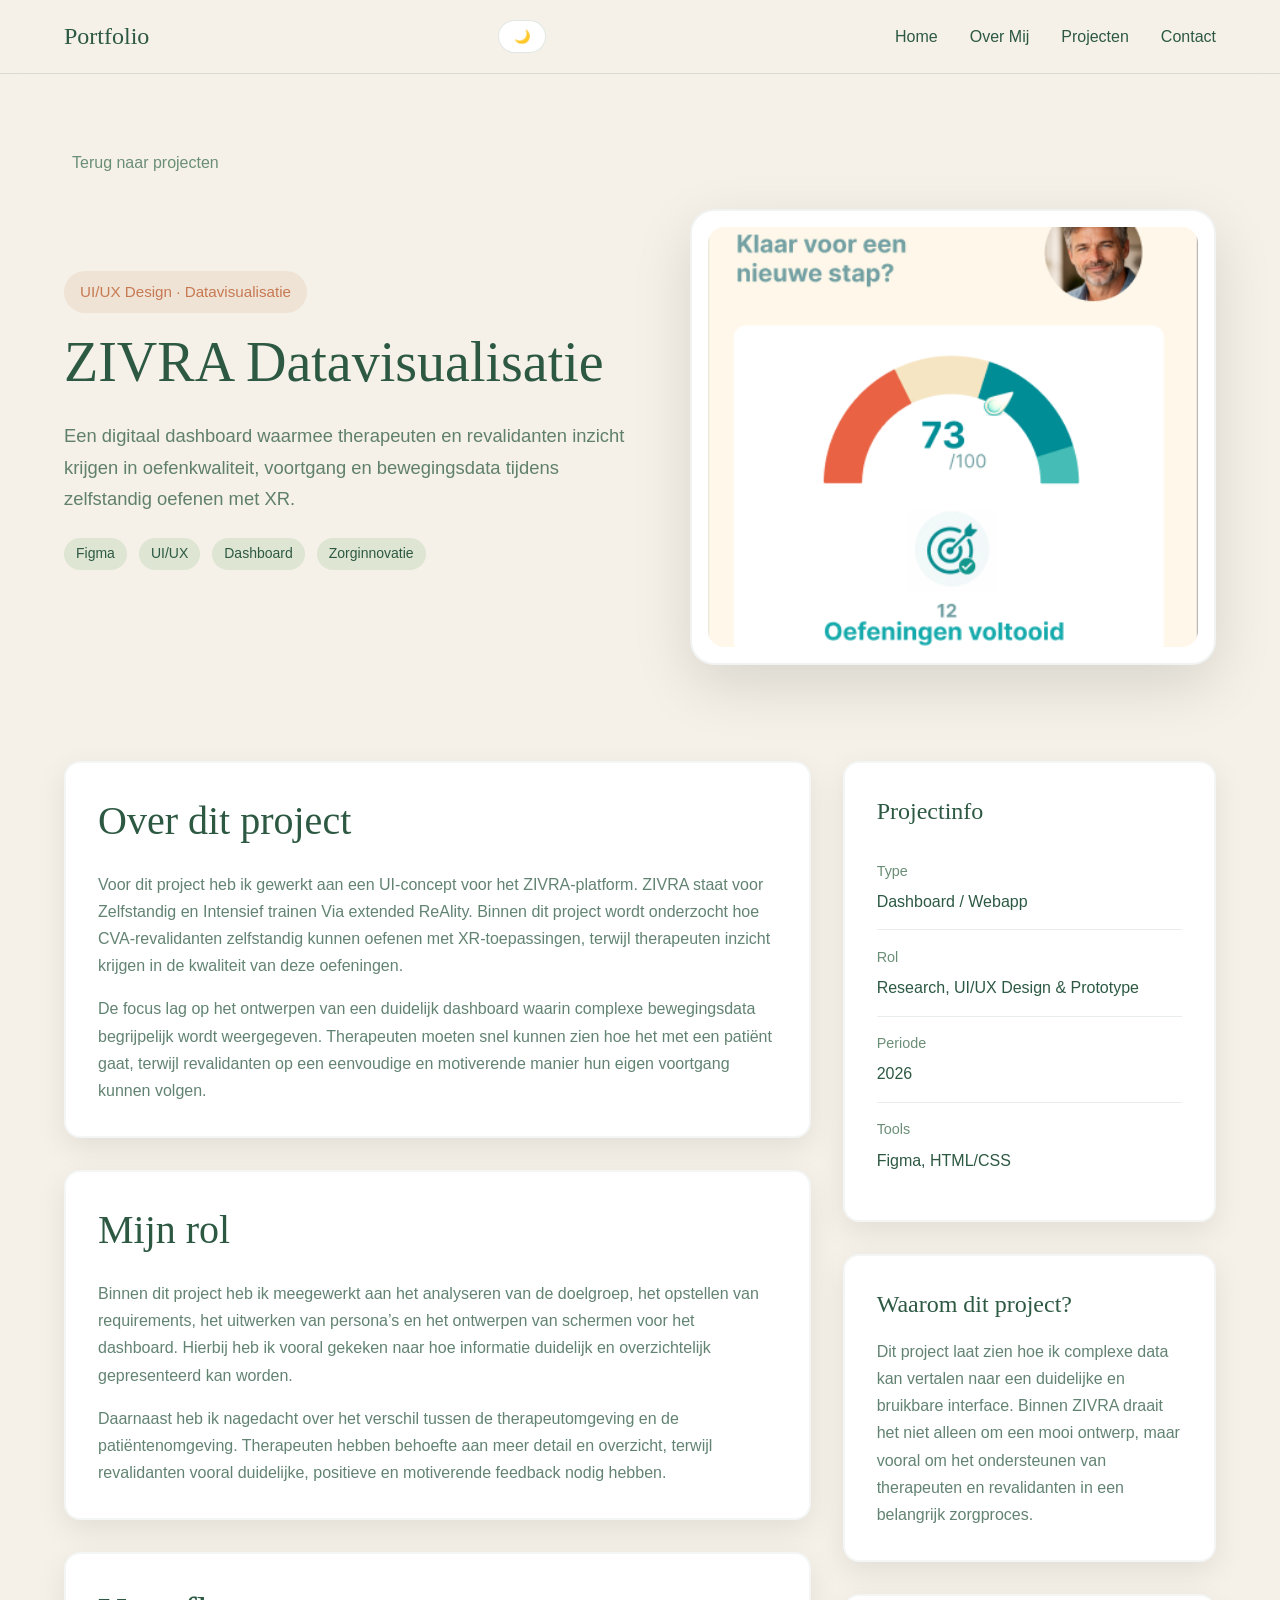
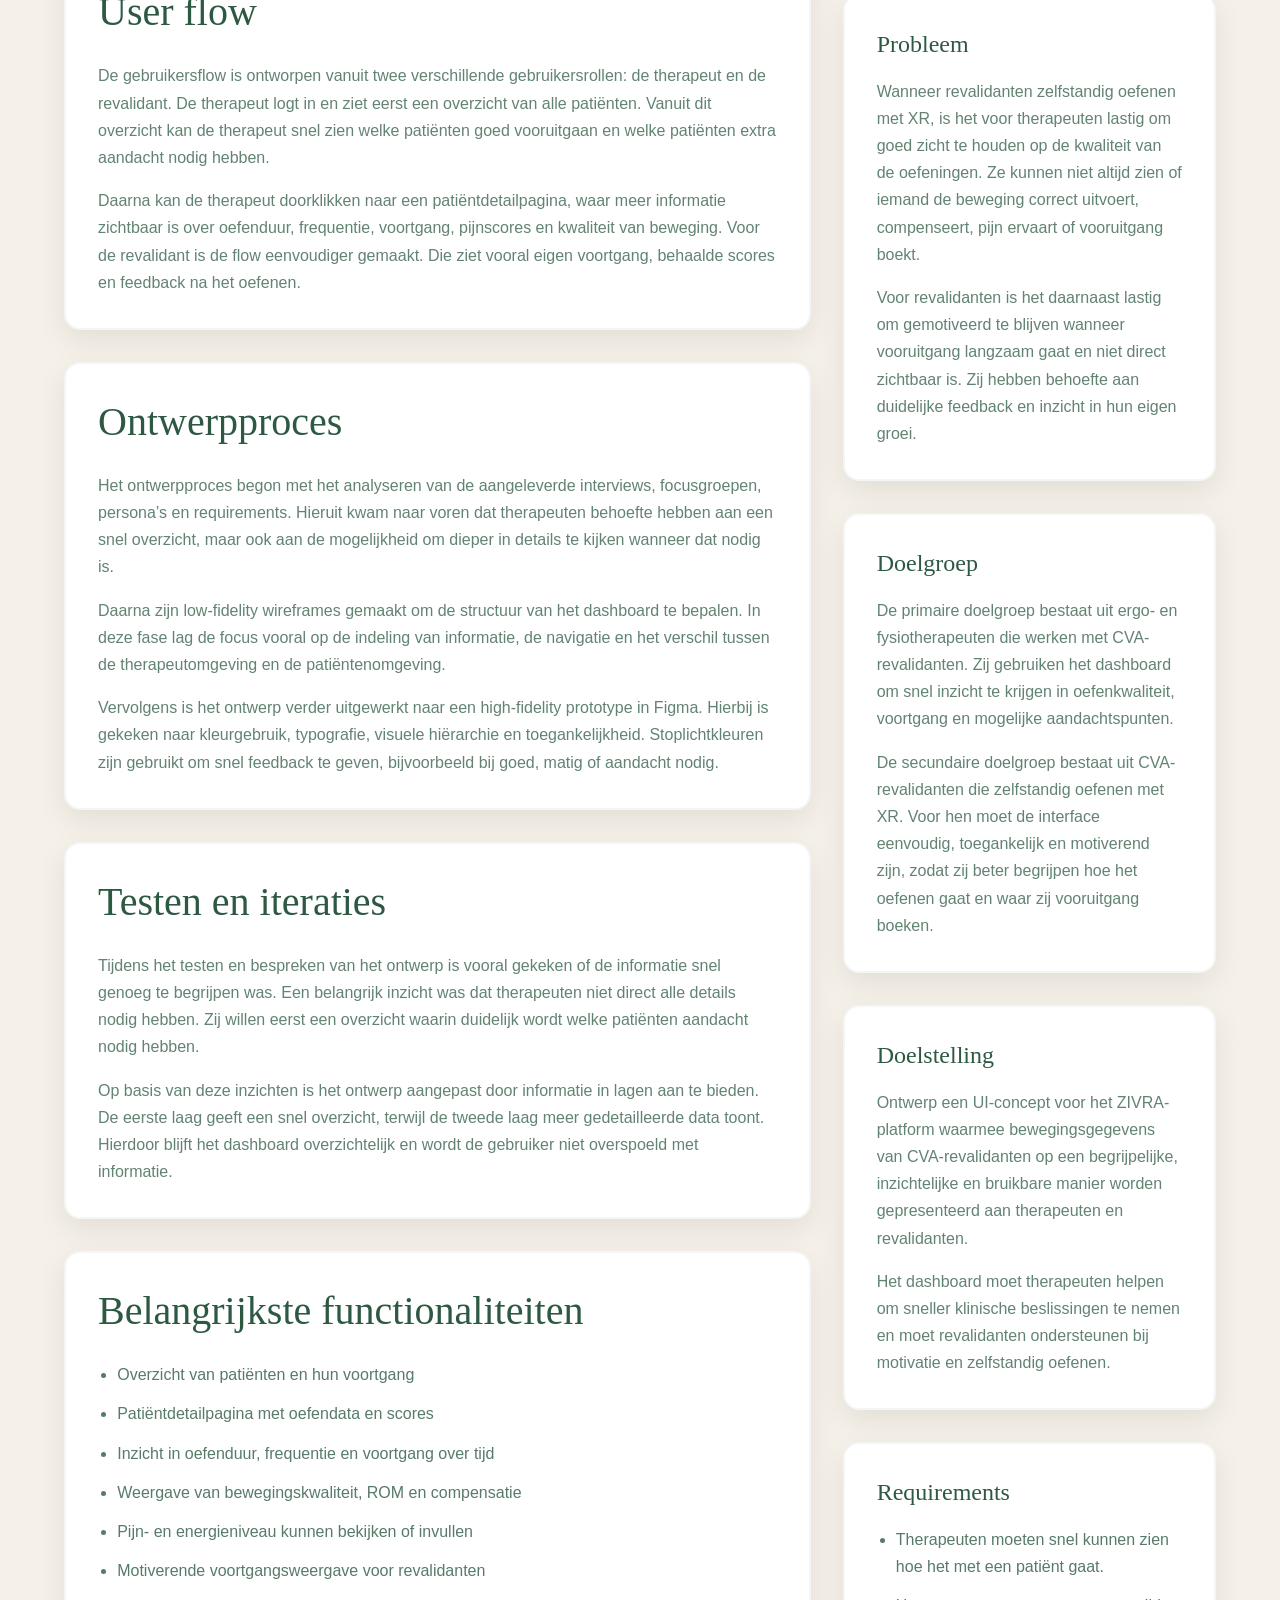
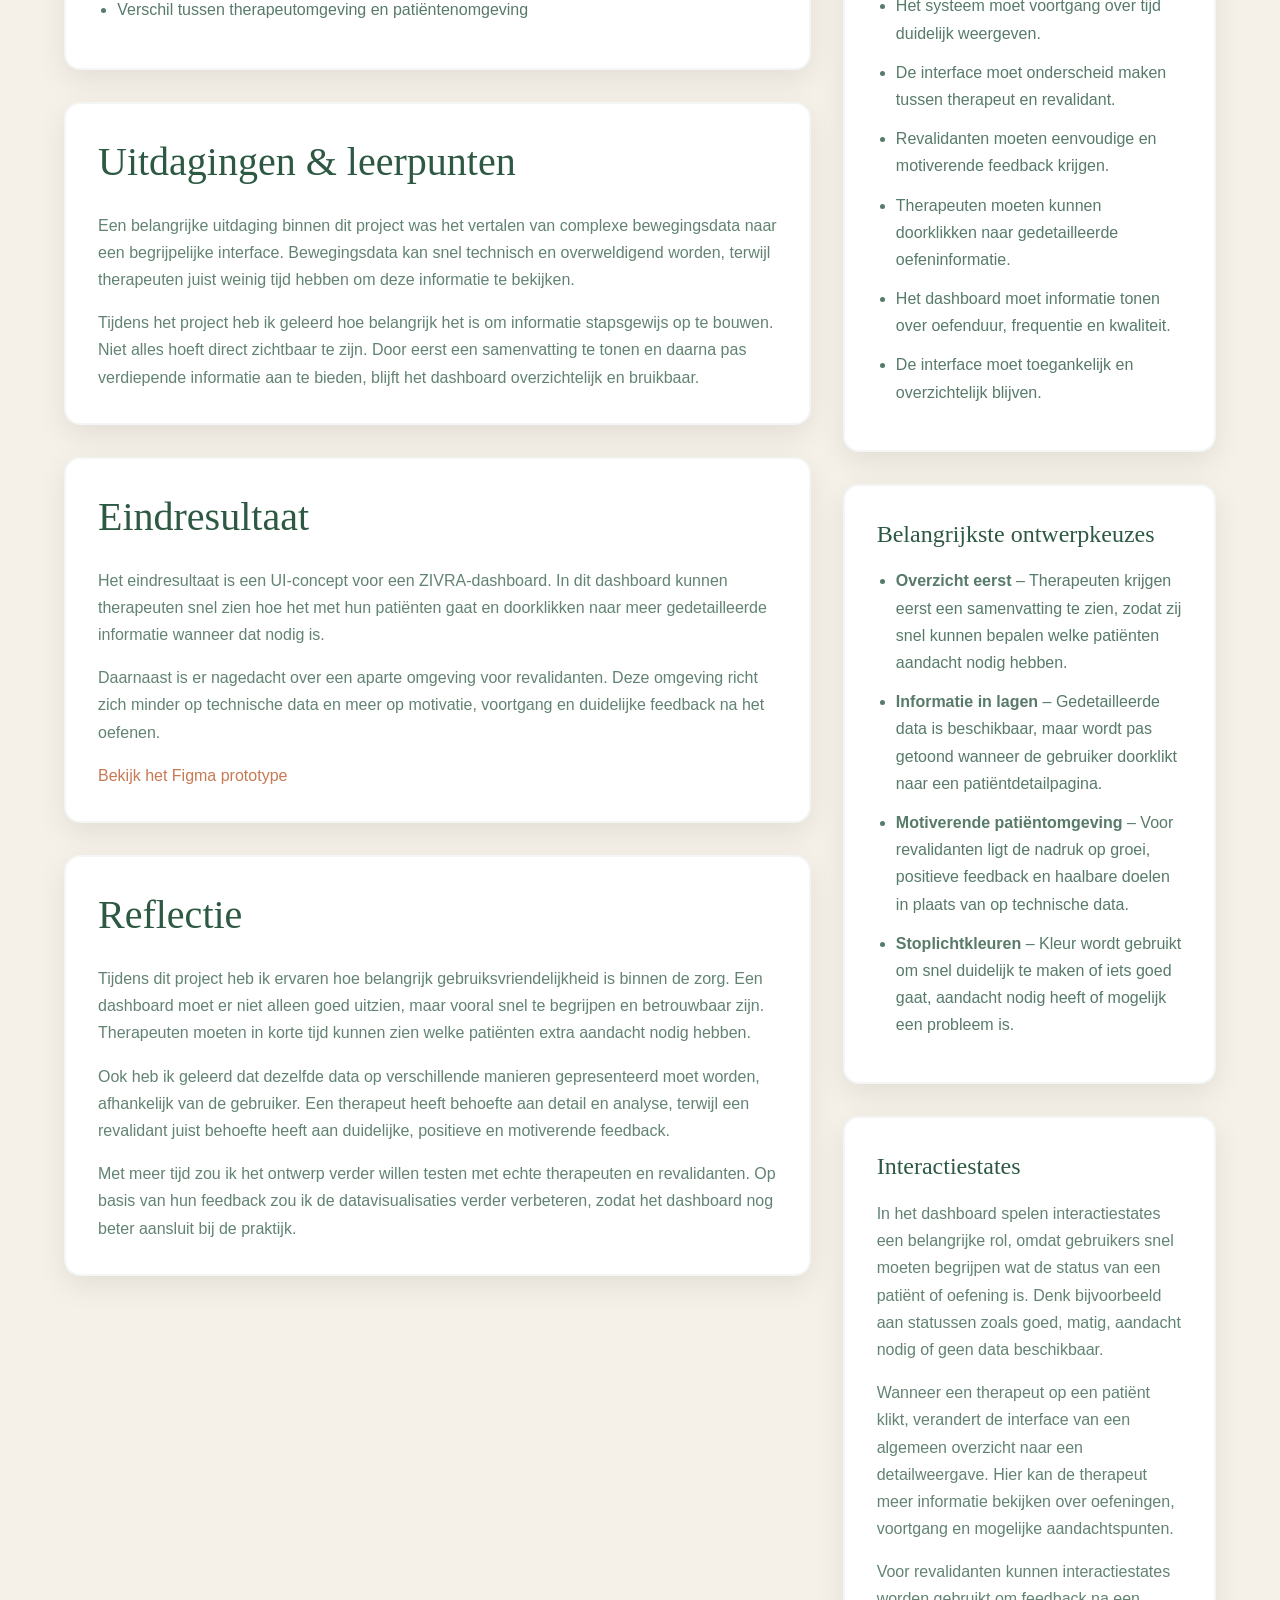
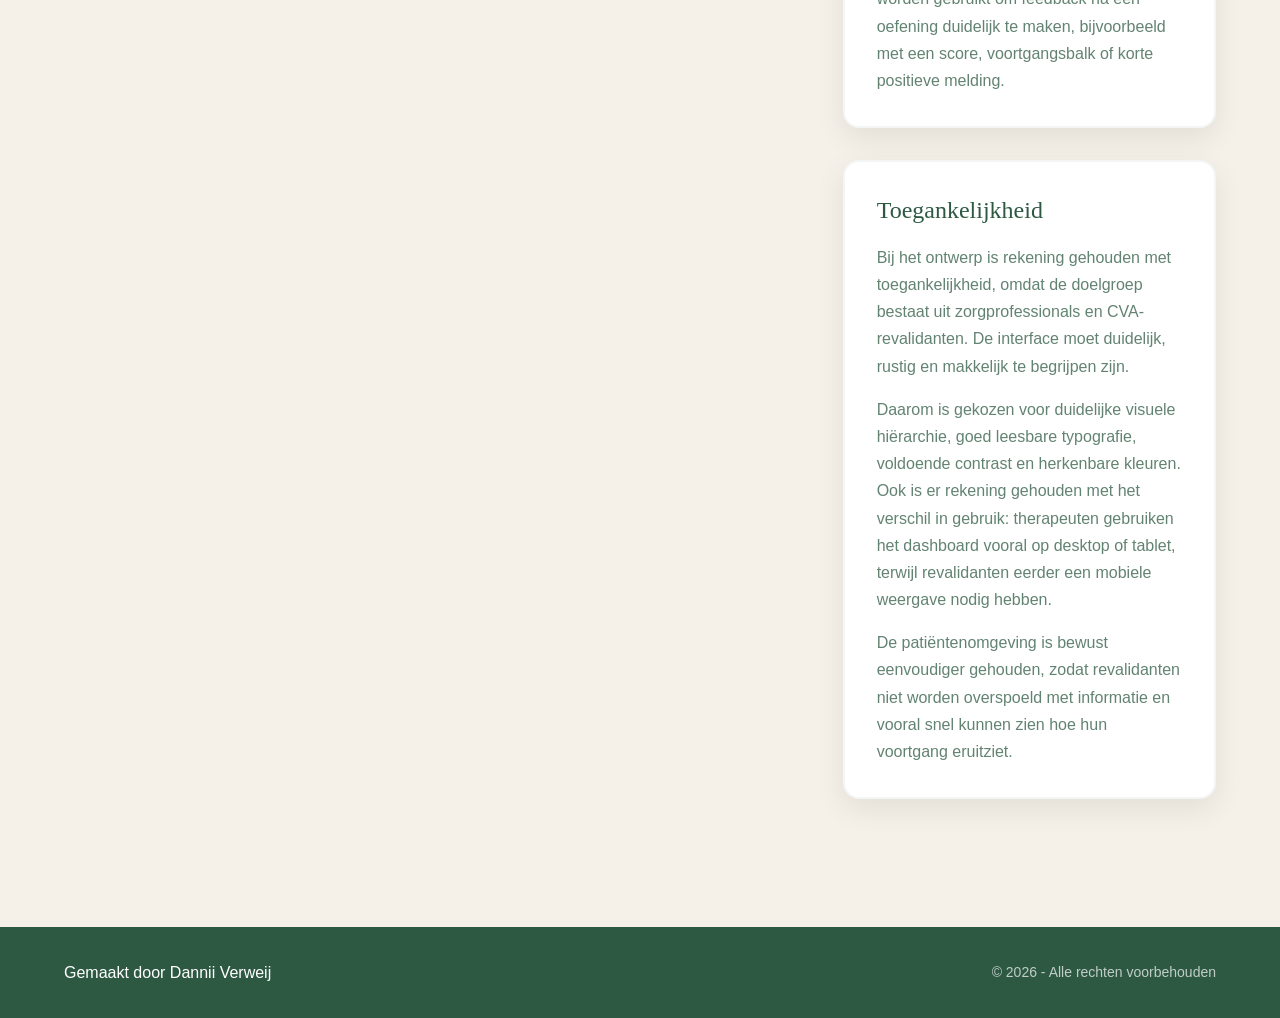
<file: src/Zivra.html>
<!DOCTYPE html>
<html lang="nl">

<head>
  <meta charset="UTF-8" />
  <meta name="viewport" content="width=device-width, initial-scale=1.0" />
  <title>ZIVRA | Portfolio</title>
  <link rel="stylesheet" href="styles/styles.css" />
  <script src="script.js"></script>
</head>

<body>
  <!-- Header -->
  <header class="header">
    <nav class="container nav">
      <a href="../index.html" class="logo">Portfolio</a>
      <button id="themeToggle">🌙</button>

      <ul class="nav-menu">
        <li><a href="../index.html" class="nav-link">Home</a></li>
        <li><a href="../index.html#about" class="nav-link">Over Mij</a></li>
        <li><a href="../index.html#projects" class="nav-link">Projecten</a></li>
        <li><a href="../index.html#contact" class="nav-link">Contact</a></li>
      </ul>

      <button class="mobile-menu-btn" id="mobileMenuBtn" aria-label="Toggle menu">
        <i data-lucide="menu" id="menuIcon"></i>
        <i data-lucide="x" id="closeIcon" style="display: none;"></i>
      </button>
    </nav>

    <ul class="mobile-nav" id="mobileNav">
      <li><a href="../index.html" class="nav-link">Home</a></li>
      <li><a href="../index.html#about" class="nav-link">Over Mij</a></li>
      <li><a href="../index.html#projects" class="nav-link">Projecten</a></li>
      <li><a href="../index.html#contact" class="nav-link">Contact</a></li>
    </ul>
  </header>

  <!-- Project Hero -->
  <section class="project-detail-hero">
    <div class="container project-detail-hero-content">
      <a href="../index.html" class="back-link">
        <i data-lucide="arrow-left"></i>
        <span>Terug naar projecten</span>
      </a>

      <div class="project-detail-header">
        <div class="project-detail-text">
          <span class="detail-category">UI/UX Design · Datavisualisatie</span>
          <h1>ZIVRA Datavisualisatie</h1>
          <p class="project-detail-intro">
            Een digitaal dashboard waarmee therapeuten en revalidanten inzicht krijgen in oefenkwaliteit,
            voortgang en bewegingsdata tijdens zelfstandig oefenen met XR.
          </p>

          <div class="project-detail-tags">
            <span class="project-tag">Figma</span>
            <span class="project-tag">UI/UX</span>
            <span class="project-tag">Dashboard</span>
            <span class="project-tag">Zorginnovatie</span>
          </div>
        </div>

        <div class="project-detail-image-box">
          <img src="./img/Zivra_screenshot.png" alt="Screenshot van het ZIVRA dashboard"
            class="project-detail-image" />
        </div>
      </div>
    </div>
  </section>

  <!-- Project Content -->
  <section class="project-detail-section">
    <div class="container">
      <div class="project-detail-grid">
        <div class="project-main-content">

          <div class="detail-card">
            <h2>Over dit project</h2>
            <p>
              Voor dit project heb ik gewerkt aan een UI-concept voor het ZIVRA-platform.
              ZIVRA staat voor Zelfstandig en Intensief trainen Via extended ReAlity.
              Binnen dit project wordt onderzocht hoe CVA-revalidanten zelfstandig kunnen oefenen
              met XR-toepassingen, terwijl therapeuten inzicht krijgen in de kwaliteit van deze oefeningen.
            </p>

            <p>
              De focus lag op het ontwerpen van een duidelijk dashboard waarin complexe bewegingsdata
              begrijpelijk wordt weergegeven. Therapeuten moeten snel kunnen zien hoe het met een patiënt gaat,
              terwijl revalidanten op een eenvoudige en motiverende manier hun eigen voortgang kunnen volgen.
            </p>
          </div>

          <div class="detail-card">
            <h2>Mijn rol</h2>
            <p>
              Binnen dit project heb ik meegewerkt aan het analyseren van de doelgroep, het opstellen van
              requirements, het uitwerken van persona’s en het ontwerpen van schermen voor het dashboard.
              Hierbij heb ik vooral gekeken naar hoe informatie duidelijk en overzichtelijk gepresenteerd kan worden.
            </p>

            <p>
              Daarnaast heb ik nagedacht over het verschil tussen de therapeutomgeving en de patiëntenomgeving.
              Therapeuten hebben behoefte aan meer detail en overzicht, terwijl revalidanten vooral duidelijke,
              positieve en motiverende feedback nodig hebben.
            </p>
          </div>

          <div class="detail-card">
            <h2>User flow</h2>
            <p>
              De gebruikersflow is ontworpen vanuit twee verschillende gebruikersrollen: de therapeut en de
              revalidant. De therapeut logt in en ziet eerst een overzicht van alle patiënten. Vanuit dit overzicht
              kan de therapeut snel zien welke patiënten goed vooruitgaan en welke patiënten extra aandacht nodig hebben.
            </p>

            <p>
              Daarna kan de therapeut doorklikken naar een patiëntdetailpagina, waar meer informatie zichtbaar is
              over oefenduur, frequentie, voortgang, pijnscores en kwaliteit van beweging. Voor de revalidant is
              de flow eenvoudiger gemaakt. Die ziet vooral eigen voortgang, behaalde scores en feedback na het oefenen.
            </p>
          </div>

          <div class="detail-card">
            <h2>Ontwerpproces</h2>
            <p>
              Het ontwerpproces begon met het analyseren van de aangeleverde interviews, focusgroepen,
              persona’s en requirements. Hieruit kwam naar voren dat therapeuten behoefte hebben aan een snel
              overzicht, maar ook aan de mogelijkheid om dieper in details te kijken wanneer dat nodig is.
            </p>

            <p>
              Daarna zijn low-fidelity wireframes gemaakt om de structuur van het dashboard te bepalen.
              In deze fase lag de focus vooral op de indeling van informatie, de navigatie en het verschil tussen
              de therapeutomgeving en de patiëntenomgeving.
            </p>

            <p>
              Vervolgens is het ontwerp verder uitgewerkt naar een high-fidelity prototype in Figma.
              Hierbij is gekeken naar kleurgebruik, typografie, visuele hiërarchie en toegankelijkheid.
              Stoplichtkleuren zijn gebruikt om snel feedback te geven, bijvoorbeeld bij goed, matig of aandacht nodig.
            </p>
          </div>

          <div class="detail-card">
            <h2>Testen en iteraties</h2>
            <p>
              Tijdens het testen en bespreken van het ontwerp is vooral gekeken of de informatie snel genoeg
              te begrijpen was. Een belangrijk inzicht was dat therapeuten niet direct alle details nodig hebben.
              Zij willen eerst een overzicht waarin duidelijk wordt welke patiënten aandacht nodig hebben.
            </p>

            <p>
              Op basis van deze inzichten is het ontwerp aangepast door informatie in lagen aan te bieden.
              De eerste laag geeft een snel overzicht, terwijl de tweede laag meer gedetailleerde data toont.
              Hierdoor blijft het dashboard overzichtelijk en wordt de gebruiker niet overspoeld met informatie.
            </p>
          </div>

          <div class="detail-card">
            <h2>Belangrijkste functionaliteiten</h2>
            <ul class="detail-list">
              <li>Overzicht van patiënten en hun voortgang</li>
              <li>Patiëntdetailpagina met oefendata en scores</li>
              <li>Inzicht in oefenduur, frequentie en voortgang over tijd</li>
              <li>Weergave van bewegingskwaliteit, ROM en compensatie</li>
              <li>Pijn- en energieniveau kunnen bekijken of invullen</li>
              <li>Motiverende voortgangsweergave voor revalidanten</li>
              <li>Verschil tussen therapeutomgeving en patiëntenomgeving</li>
            </ul>
          </div>

          <div class="detail-card">
            <h2>Uitdagingen & leerpunten</h2>
            <p>
              Een belangrijke uitdaging binnen dit project was het vertalen van complexe bewegingsdata naar
              een begrijpelijke interface. Bewegingsdata kan snel technisch en overweldigend worden, terwijl
              therapeuten juist weinig tijd hebben om deze informatie te bekijken.
            </p>

            <p>
              Tijdens het project heb ik geleerd hoe belangrijk het is om informatie stapsgewijs op te bouwen.
              Niet alles hoeft direct zichtbaar te zijn. Door eerst een samenvatting te tonen en daarna pas
              verdiepende informatie aan te bieden, blijft het dashboard overzichtelijk en bruikbaar.
            </p>
          </div>

          <div class="detail-card">
            <h2>Eindresultaat</h2>
            <p>
              Het eindresultaat is een UI-concept voor een ZIVRA-dashboard. In dit dashboard kunnen therapeuten
              snel zien hoe het met hun patiënten gaat en doorklikken naar meer gedetailleerde informatie wanneer
              dat nodig is.
            </p>

            <p>
              Daarnaast is er nagedacht over een aparte omgeving voor revalidanten. Deze omgeving richt zich
              minder op technische data en meer op motivatie, voortgang en duidelijke feedback na het oefenen.
            </p>

            <a href="#" class="project-link" target="_blank">Bekijk het Figma prototype</a>
          </div>

          <div class="detail-card">
            <h2>Reflectie</h2>
            <p>
              Tijdens dit project heb ik ervaren hoe belangrijk gebruiksvriendelijkheid is binnen de zorg.
              Een dashboard moet er niet alleen goed uitzien, maar vooral snel te begrijpen en betrouwbaar zijn.
              Therapeuten moeten in korte tijd kunnen zien welke patiënten extra aandacht nodig hebben.
            </p>

            <p>
              Ook heb ik geleerd dat dezelfde data op verschillende manieren gepresenteerd moet worden,
              afhankelijk van de gebruiker. Een therapeut heeft behoefte aan detail en analyse, terwijl een
              revalidant juist behoefte heeft aan duidelijke, positieve en motiverende feedback.
            </p>

            <p>
              Met meer tijd zou ik het ontwerp verder willen testen met echte therapeuten en revalidanten.
              Op basis van hun feedback zou ik de datavisualisaties verder verbeteren, zodat het dashboard nog
              beter aansluit bij de praktijk.
            </p>
          </div>
        </div>

        <aside class="project-sidebar">
          <div class="detail-card">
            <h3>Projectinfo</h3>
            <div class="info-item">
              <span class="info-label">Type</span>
              <span class="info-value">Dashboard / Webapp</span>
            </div>
            <div class="info-item">
              <span class="info-label">Rol</span>
              <span class="info-value">Research, UI/UX Design & Prototype</span>
            </div>
            <div class="info-item">
              <span class="info-label">Periode</span>
              <span class="info-value">2026</span>
            </div>
            <div class="info-item">
              <span class="info-label">Tools</span>
              <span class="info-value">Figma, HTML/CSS</span>
            </div>
          </div>

          <div class="detail-card">
            <h3>Waarom dit project?</h3>
            <p>
              Dit project laat zien hoe ik complexe data kan vertalen naar een duidelijke en bruikbare interface.
              Binnen ZIVRA draait het niet alleen om een mooi ontwerp, maar vooral om het ondersteunen van
              therapeuten en revalidanten in een belangrijk zorgproces.
            </p>
          </div>

          <div class="detail-card">
            <h3>Probleem</h3>
            <p>
              Wanneer revalidanten zelfstandig oefenen met XR, is het voor therapeuten lastig om goed zicht te
              houden op de kwaliteit van de oefeningen. Ze kunnen niet altijd zien of iemand de beweging correct
              uitvoert, compenseert, pijn ervaart of vooruitgang boekt.
            </p>

            <p>
              Voor revalidanten is het daarnaast lastig om gemotiveerd te blijven wanneer vooruitgang langzaam
              gaat en niet direct zichtbaar is. Zij hebben behoefte aan duidelijke feedback en inzicht in hun eigen groei.
            </p>
          </div>

          <div class="detail-card">
            <h3>Doelgroep</h3>
            <p>
              De primaire doelgroep bestaat uit ergo- en fysiotherapeuten die werken met CVA-revalidanten.
              Zij gebruiken het dashboard om snel inzicht te krijgen in oefenkwaliteit, voortgang en mogelijke
              aandachtspunten.
            </p>

            <p>
              De secundaire doelgroep bestaat uit CVA-revalidanten die zelfstandig oefenen met XR.
              Voor hen moet de interface eenvoudig, toegankelijk en motiverend zijn, zodat zij beter begrijpen
              hoe het oefenen gaat en waar zij vooruitgang boeken.
            </p>
          </div>

          <div class="detail-card">
            <h3>Doelstelling</h3>
            <p>
              Ontwerp een UI-concept voor het ZIVRA-platform waarmee bewegingsgegevens van CVA-revalidanten
              op een begrijpelijke, inzichtelijke en bruikbare manier worden gepresenteerd aan therapeuten en
              revalidanten.
            </p>

            <p>
              Het dashboard moet therapeuten helpen om sneller klinische beslissingen te nemen en moet
              revalidanten ondersteunen bij motivatie en zelfstandig oefenen.
            </p>
          </div>

          <div class="detail-card">
            <h3>Requirements</h3>
            <ul class="detail-list">
              <li>Therapeuten moeten snel kunnen zien hoe het met een patiënt gaat.</li>
              <li>Het systeem moet voortgang over tijd duidelijk weergeven.</li>
              <li>De interface moet onderscheid maken tussen therapeut en revalidant.</li>
              <li>Revalidanten moeten eenvoudige en motiverende feedback krijgen.</li>
              <li>Therapeuten moeten kunnen doorklikken naar gedetailleerde oefeninformatie.</li>
              <li>Het dashboard moet informatie tonen over oefenduur, frequentie en kwaliteit.</li>
              <li>De interface moet toegankelijk en overzichtelijk blijven.</li>
            </ul>
          </div>

          <div class="detail-card">
            <h3>Belangrijkste ontwerpkeuzes</h3>
            <ul class="detail-list">
              <li>
                <strong>Overzicht eerst</strong> – Therapeuten krijgen eerst een samenvatting te zien,
                zodat zij snel kunnen bepalen welke patiënten aandacht nodig hebben.
              </li>

              <li>
                <strong>Informatie in lagen</strong> – Gedetailleerde data is beschikbaar, maar wordt pas
                getoond wanneer de gebruiker doorklikt naar een patiëntdetailpagina.
              </li>

              <li>
                <strong>Motiverende patiëntomgeving</strong> – Voor revalidanten ligt de nadruk op groei,
                positieve feedback en haalbare doelen in plaats van op technische data.
              </li>

              <li>
                <strong>Stoplichtkleuren</strong> – Kleur wordt gebruikt om snel duidelijk te maken of iets
                goed gaat, aandacht nodig heeft of mogelijk een probleem is.
              </li>
            </ul>
          </div>

          <div class="detail-card">
            <h3>Interactiestates</h3>
            <p>
              In het dashboard spelen interactiestates een belangrijke rol, omdat gebruikers snel moeten
              begrijpen wat de status van een patiënt of oefening is. Denk bijvoorbeeld aan statussen zoals
              goed, matig, aandacht nodig of geen data beschikbaar.
            </p>

            <p>
              Wanneer een therapeut op een patiënt klikt, verandert de interface van een algemeen overzicht
              naar een detailweergave. Hier kan de therapeut meer informatie bekijken over oefeningen,
              voortgang en mogelijke aandachtspunten.
            </p>

            <p>
              Voor revalidanten kunnen interactiestates worden gebruikt om feedback na een oefening duidelijk
              te maken, bijvoorbeeld met een score, voortgangsbalk of korte positieve melding.
            </p>
          </div>

          <div class="detail-card">
            <h3>Toegankelijkheid</h3>
            <p>
              Bij het ontwerp is rekening gehouden met toegankelijkheid, omdat de doelgroep bestaat uit
              zorgprofessionals en CVA-revalidanten. De interface moet duidelijk, rustig en makkelijk te begrijpen zijn.
            </p>

            <p>
              Daarom is gekozen voor duidelijke visuele hiërarchie, goed leesbare typografie, voldoende contrast
              en herkenbare kleuren. Ook is er rekening gehouden met het verschil in gebruik: therapeuten gebruiken
              het dashboard vooral op desktop of tablet, terwijl revalidanten eerder een mobiele weergave nodig hebben.
            </p>

            <p>
              De patiëntenomgeving is bewust eenvoudiger gehouden, zodat revalidanten niet worden overspoeld
              met informatie en vooral snel kunnen zien hoe hun voortgang eruitziet.
            </p>
          </div>
        </aside>
      </div>
    </div>
  </section>

  <!-- Footer -->
  <footer class="footer">
    <div class="container footer-content">
      <p class="footer-text">Gemaakt door Dannii Verweij</p>
      <p class="footer-copyright">© 2026 - Alle rechten voorbehouden</p>
    </div>
  </footer>

  <script>
    lucide.createIcons();

    function initMobileMenu() {
      const mobileMenuBtn = document.getElementById('mobileMenuBtn');
      const mobileNav = document.getElementById('mobileNav');
      const menuIcon = document.getElementById('menuIcon');
      const closeIcon = document.getElementById('closeIcon');

      if (!mobileMenuBtn || !mobileNav || !menuIcon || !closeIcon) return;

      const mobileLinks = mobileNav.querySelectorAll('a');

      mobileMenuBtn.addEventListener('click', () => {
        mobileNav.classList.toggle('active');

        if (mobileNav.classList.contains('active')) {
          menuIcon.style.display = 'none';
          closeIcon.style.display = 'block';
        } else {
          menuIcon.style.display = 'block';
          closeIcon.style.display = 'none';
        }
      });

      mobileLinks.forEach(link => {
        link.addEventListener('click', () => {
          mobileNav.classList.remove('active');
          menuIcon.style.display = 'block';
          closeIcon.style.display = 'none';
        });
      });
    }

    document.addEventListener('DOMContentLoaded', initMobileMenu);
  </script>
</body>

</html>
</file>
<file: src/styles/styles.css>
:root {
  --color-sage: #6b8e77;
  --color-forest: #2d5943;
  --color-mint: #a8c9a1;
  --color-terracotta: #c77952;
  --color-cream: #f5f1e8;
  --color-sand: #e8dcc4;
}

* {
  margin: 0;
  padding: 0;
  box-sizing: border-box;
}

html {
  scroll-behavior: smooth;
}

body {
  font-family: -apple-system, BlinkMacSystemFont, 'Segoe UI', 'Roboto', 'Oxygen',
    'Ubuntu', 'Cantarell', 'Fira Sans', 'Droid Sans', 'Helvetica Neue', sans-serif;
  -webkit-font-smoothing: antialiased;
  -moz-osx-font-smoothing: grayscale;
  background-color: var(--color-cream);
  color: var(--color-forest);
  line-height: 1.7;
}

h1, h2, h3, h4, h5, h6 {
  font-family: Georgia, serif;
  color: var(--color-forest);
  margin: 0;
}

h1 {
  font-size: 3.5rem;
  font-weight: 400;
  line-height: 1.2;
}

h2 {
  font-size: 2.5rem;
  font-weight: 400;
  line-height: 1.3;
  margin-bottom: 1.5rem;
}

h3 {
  font-size: 1.5rem;
  font-weight: 400;
  line-height: 1.4;
  margin-bottom: 1rem;
}


.container {
  max-width: 1200px;
  margin: 0 auto;
  padding: 0 1.5rem;
}

/* Header */
.header {
  position: fixed;
  top: 0;
  left: 0;
  right: 0;
  z-index: 1000;
  background-color: rgba(245, 241, 232, 0.95);
  backdrop-filter: blur(10px);
  border-bottom: 1px solid rgba(107, 142, 119, 0.2);
}

.nav {
  display: flex;
  justify-content: space-between;
  align-items: center;
  padding: 1rem 1.5rem;
}

.logo {
  font-family: Georgia, serif;
  font-size: 1.5rem;
  color: var(--color-forest);
  text-decoration: none;
}

.nav-menu {
  display: flex;
  gap: 2rem;
  list-style: none;
  align-items: center;
}

.nav-link {
  color: var(--color-forest);
  text-decoration: none;
  transition: color 0.3s;
}

.nav-link:hover {
  color: var(--color-sage);
}

.mobile-menu-btn {
  display: none;
  background: none;
  border: none;
  color: var(--color-forest);
  cursor: pointer;
  padding: 0.5rem;
}

.mobile-nav {
  display: none;
  list-style: none;
  padding: 1rem 1.5rem;
}

.mobile-nav li {
  margin: 1rem 0;
}

.mobile-nav.active {
  display: block;
}

@media (max-width: 768px) {
  .nav-menu {
    display: none;
  }

  .mobile-menu-btn {
    display: block;
  }

  h1 {
    font-size: 2.5rem;
  }

  h2 {
    font-size: 2rem;
  }
}

/* Hero Section */
.hero {
  min-height: 100vh;
  display: flex;
  align-items: center;
  justify-content: center;
  position: relative;
  padding-top: 4rem;
  background-image: linear-gradient(rgba(107, 142, 119, 0.7), rgba(45, 89, 67, 0.8)), 
                    url('https://images.unsplash.com/photo-1693086913434-96cb7f64729e?crop=entropy&cs=tinysrgb&fit=max&fm=jpg&ixid=M3w3Nzg4Nzd8MHwxfHNlYXJjaHwxfHxib2hlbWlhbiUyMGdyZWVuJTIwcGxhbnRzJTIwd29ya3NwYWNlfGVufDF8fHx8MTc3MDcyOTY5N3ww&ixlib=rb-4.1.0&q=80&w=1080&utm_source=figma&utm_medium=referral');
  background-size: cover;
  background-position: center;
  background-attachment: fixed;
}

.hero-content {
  text-align: center;
  color: white;
}

.badge {
  display: inline-block;
  margin-bottom: 1.5rem;
  padding: 0.5rem 1.5rem;
  background-color: rgba(245, 241, 232, 0.1);
  backdrop-filter: blur(10px);
  border-radius: 50px;
  border: 1px solid rgba(255, 255, 255, 0.3);
}

.badge p {
  color: var(--color-cream);
  margin: 0;
}

.hero-title {
  color: white;
  margin-bottom: 1.5rem;
  max-width: 900px;
  margin-left: auto;
  margin-right: auto;
}

.hero-subtitle {
  font-size: 1.25rem;
  color: var(--color-cream);
  margin-bottom: 3rem;
  max-width: 700px;
  margin-left: auto;
  margin-right: auto;
}

.btn-primary {
  display: inline-block;
  padding: 1rem 2rem;
  background-color: var(--color-terracotta);
  color: white;
  text-decoration: none;
  border-radius: 50px;
  transition: all 0.3s;
}

.btn-primary:hover {
  background-color: rgba(199, 121, 82, 0.9);
  transform: scale(1.05);
}

.scroll-down {
  position: absolute;
  bottom: 2rem;
  left: 50%;
  transform: translateX(-50%);
  color: white;
  animation: bounce 2s infinite;
}

@keyframes bounce {
  0%, 20%, 50%, 80%, 100% {
    transform: translateX(-50%) translateY(0);
  }
  40% {
    transform: translateX(-50%) translateY(-10px);
  }
  60% {
    transform: translateX(-50%) translateY(-5px);
  }
}

/* About Section */
.about {
  padding: 6rem 0;
  background-color: var(--color-cream);
}

.about-grid {
  display: grid;
  grid-template-columns: 1fr 1fr;
  gap: 3rem;
  align-items: center;
  margin-bottom: 4rem;
}

.about-image-wrapper {
  position: relative;
}

.about-bg-decoration {
  position: absolute;
  inset: -1rem;
  background-color: rgba(107, 142, 119, 0.2);
  border-radius: 1.5rem;
  transform: rotate(3deg);
}

.about-image {
  position: relative;
  border-radius: 1rem;
  width: 100%;
  height: 500px;
  object-fit: cover;
  box-shadow: 0 20px 60px rgba(0, 0, 0, 0.3);
}

.about-circle-decoration {
  position: absolute;
  bottom: -1.5rem;
  right: -1.5rem;
  width: 8rem;
  height: 8rem;
  background-color: var(--color-terracotta);
  border-radius: 50%;
  opacity: 0.2;
}

.about-content {
  padding: 1rem 0;
}

.about-text {
  font-size: 1.125rem;
  margin-bottom: 1rem;
}

.tags {
  display: flex;
  flex-wrap: wrap;
  gap: 0.75rem;
  margin-top: 1.5rem;
}

.tag {
  padding: 0.5rem 1rem;
  background-color: rgba(107, 142, 119, 0.2);
  color: var(--color-forest);
  border-radius: 50px;
  font-size: 0.875rem;
}

.skills-grid {
  display: grid;
  grid-template-columns: repeat(auto-fit, minmax(250px, 1fr));
  gap: 2rem;
}

.skill-card {
  padding: 1.5rem;
  background-color: white;
  border-radius: 1rem;
  box-shadow: 0 10px 30px rgba(0, 0, 0, 0.1);
  border: 2px solid rgba(107, 142, 119, 0.1);
  transition: box-shadow 0.3s;
}

.skill-card:hover {
  box-shadow: 0 15px 40px rgba(0, 0, 0, 0.15);
}

.skill-icon {
  width: 3rem;
  height: 3rem;
  background-color: rgba(168, 201, 161, 0.3);
  border-radius: 50%;
  display: flex;
  align-items: center;
  justify-content: center;
  margin-bottom: 1rem;
  color: var(--color-forest);
}

.skill-card p {
  color: rgba(45, 89, 67, 0.7);
}

@media (max-width: 768px) {
  .about-grid {
    grid-template-columns: 1fr;
  }

  .about-image {
    height: 400px;
  }
}

/* Projects Section */
.projects {
  padding: 6rem 0;
  background-color: var(--color-sand);
}

.section-header {
  text-align: center;
  margin-bottom: 4rem;
}

.section-subtitle {
  font-size: 1.25rem;
  color: rgba(45, 89, 67, 0.7);
  max-width: 700px;
  margin: 0 auto;
}

.filter-buttons {
  display: flex;
  flex-wrap: wrap;
  justify-content: center;
  gap: 1rem;
  margin-bottom: 3rem;
}

.filter-btn {
  padding: 0.75rem 1.5rem;
  border-radius: 50px;
  border: none;
  background-color: white;
  color: var(--color-forest);
  cursor: pointer;
  transition: all 0.3s;
}

.filter-btn:hover {
  background-color: rgba(168, 201, 161, 0.3);
}

.filter-btn.active {
  background-color: var(--color-sage);
  color: white;
  box-shadow: 0 4px 15px rgba(107, 142, 119, 0.3);
}

.projects-grid {
  display: grid;
  grid-template-columns: repeat(auto-fill, minmax(320px, 1fr));
  gap: 2rem;
}

.project-card {
  background-color: white;
  border-radius: 1rem;
  overflow: hidden;
  box-shadow: 0 10px 30px rgba(0, 0, 0, 0.1);
  border: 2px solid rgba(107, 142, 119, 0.1);
  transition: all 0.3s;
}

.project-card:hover {
  box-shadow: 0 15px 40px rgba(0, 0, 0, 0.2);
  transform: translateY(-8px);
}

.project-image-wrapper {
  position: relative;
  height: 12rem;
  overflow: hidden;
}

.project-image {
  width: 100%;
  height: 100%;
  object-fit: cover;
  object-position: top;   /* zorgt dat de bovenkant zichtbaar blijft */
  transition: transform 0.3s;
}

.project-card:hover .project-image {
  transform: scale(1.1);
}

.project-category {
  position: absolute;
  top: 1rem;
  right: 1rem;
  padding: 0.5rem 1rem;
  background-color: var(--color-terracotta);
  color: white;
  border-radius: 50px;
  font-size: 0.875rem;
}

.project-content {
  padding: 1.5rem;
}

.project-description {
  color: rgba(45, 89, 67, 0.7);
  margin-bottom: 1rem;
}

.project-tags {
  display: flex;
  flex-wrap: wrap;
  gap: 0.5rem;
  margin-bottom: 1rem;
}

.project-tag {
  padding: 0.25rem 0.75rem;
  background-color: rgba(168, 201, 161, 0.3);
  color: var(--color-forest);
  border-radius: 50px;
  font-size: 0.875rem;
}

.project-links {
  display: flex;
  gap: 1rem;
}

.project-link {
  display: flex;
  align-items: center;
  gap: 0.5rem;
  color: var(--color-terracotta);
  text-decoration: none;
  transition: color 0.3s;
}

.project-link:hover {
  color: var(--color-forest);
}

.no-projects {
  text-align: center;
  padding: 3rem 0;
}

.no-projects p {
  font-size: 1.25rem;
  color: rgba(45, 89, 67, 0.7);
}

/* Contact Section */
.contact {
  padding: 6rem 0;
  background-color: var(--color-cream);
}

.contact-wrapper {
  max-width: 1000px;
  margin: 0 auto;
}

.contact-grid {
  display: grid;
  grid-template-columns: 1fr 1fr;
  gap: 3rem;
}

.contact-form-wrapper {
  background-color: white;
  padding: 2rem;
  border-radius: 1rem;
  box-shadow: 0 10px 30px rgba(0, 0, 0, 0.1);
  border: 2px solid rgba(107, 142, 119, 0.1);
}

.contact-form {
  display: flex;
  flex-direction: column;
  gap: 1.5rem;
}

.form-group {
  display: flex;
  flex-direction: column;
}

.form-group label {
  margin-bottom: 0.5rem;
  color: var(--color-forest);
}

.form-group input,
.form-group textarea {
  padding: 0.75rem 1rem;
  border: 2px solid rgba(107, 142, 119, 0.2);
  border-radius: 0.5rem;
  font-family: inherit;
  font-size: 1rem;
  transition: border-color 0.3s;
}

.form-group input:focus,
.form-group textarea:focus {
  outline: none;
  border-color: var(--color-sage);
}

.form-group textarea {
  resize: none;
}

.btn-submit {
  display: flex;
  align-items: center;
  justify-content: center;
  gap: 0.5rem;
  padding: 1rem 2rem;
  background-color: var(--color-terracotta);
  color: white;
  border: none;
  border-radius: 50px;
  cursor: pointer;
  font-size: 1rem;
  transition: all 0.3s;
}

.btn-submit:hover {
  background-color: rgba(199, 121, 82, 0.9);
  transform: scale(1.05);
}

.contact-info {
  display: flex;
  flex-direction: column;
  gap: 2rem;
}

.contact-box {
  background-color: rgba(107, 142, 119, 0.1);
  padding: 2rem;
  border-radius: 1rem;
}

.contact-box p {
  color: rgba(45, 89, 67, 0.7);
  margin-bottom: 1rem;
}

.contact-box p:last-child {
  margin-bottom: 0;
}

.social-links {
  display: flex;
  flex-direction: column;
  gap: 1rem;
}

.social-link {
  display: flex;
  align-items: center;
  gap: 1rem;
  padding: 1rem;
  background-color: white;
  border-radius: 0.75rem;
  border: 2px solid rgba(107, 142, 119, 0.1);
  text-decoration: none;
  color: var(--color-forest);
  transition: all 0.3s;
}

.social-link:hover {
  background-color: rgba(168, 201, 161, 0.2);
  border-color: rgba(107, 142, 119, 0.3);
}

.social-icon {
  width: 3rem;
  height: 3rem;
  background-color: rgba(107, 142, 119, 0.2);
  border-radius: 50%;
  display: flex;
  align-items: center;
  justify-content: center;
  color: var(--color-forest);
  transition: all 0.3s;
}

.social-link:hover .social-icon {
  background-color: var(--color-sage);
  color: white;
}

.social-link:hover span {
  color: var(--color-sage);
}

@media (max-width: 768px) {
  .contact-grid {
    grid-template-columns: 1fr;
  }
}

/* Footer */
.footer {
  padding: 2rem 0;
  background-color: var(--color-forest);
  color: white;
}

.footer-content {
  display: flex;
  justify-content: space-between;
  align-items: center;
  flex-wrap: wrap;
  gap: 1rem;
}

.footer-text {
  display: flex;
  align-items: center;
  gap: 0.5rem;
}

.heart-icon {
  color: var(--color-terracotta);
  fill: currentColor;
}

.footer-copyright {
  font-size: 0.875rem;
  color: rgba(255, 255, 255, 0.7);
}

@media (max-width: 768px) {
  .footer-content {
    flex-direction: column;
    text-align: center;
  }
}


/* Project Detail Page */
.project-detail-hero {
  padding: 9rem 0 4rem;
}

.back-link {
  display: inline-flex;
  align-items: center;
  gap: 0.5rem;
  color: var(--color-sage);
  text-decoration: none;
  margin-bottom: 2rem;
  transition: color 0.3s;
}

.back-link:hover {
  color: var(--color-forest);
}

.project-detail-header {
  display: grid;
  grid-template-columns: 1.1fr 1fr;
  gap: 3rem;
  align-items: center;
}

.detail-category {
  display: inline-block;
  margin-bottom: 1rem;
  padding: 0.5rem 1rem;
  background-color: rgba(199, 121, 82, 0.12);
  color: var(--color-terracotta);
  border-radius: 50px;
  font-size: 0.95rem;
}

.project-detail-intro {
  font-size: 1.15rem;
  color: rgba(45, 89, 67, 0.75);
  margin: 1.5rem 0;
  max-width: 650px;
}

.project-detail-tags {
  display: flex;
  flex-wrap: wrap;
  gap: 0.75rem;
  margin-bottom: 2rem;
}

.project-detail-actions {
  display: flex;
  flex-wrap: wrap;
  gap: 1rem;
}

.btn-secondary {
  display: inline-block;
  padding: 1rem 2rem;
  background-color: transparent;
  color: var(--color-forest);
  text-decoration: none;
  border-radius: 50px;
  border: 2px solid rgba(107, 142, 119, 0.3);
  transition: all 0.3s;
}

.btn-secondary:hover {
  background-color: rgba(168, 201, 161, 0.2);
  border-color: var(--color-sage);
}

.project-detail-image-box {
  background-color: white;
  padding: 1rem;
  border-radius: 1.5rem;
  box-shadow: 0 20px 60px rgba(0, 0, 0, 0.12);
  border: 2px solid rgba(107, 142, 119, 0.1);
}

.project-detail-image {
  width: 100%;
  height: 420px;
  object-fit: cover;
  border-radius: 1rem;
  display: block;
}
.design-process {
  display: flex;
  align-items: center;
  gap: 2rem;
  flex-wrap: wrap;
}

.design-process-text {
  flex: 1;
  min-width: 250px;
}

.design-process-image {
  flex: 1;
  max-width: 400px;
  width: 100%;
  border-radius: 12px;
  box-shadow: 0 8px 20px rgba(0,0,0,0.08);
}

.project-detail-section {
  padding: 2rem 0 6rem;
  background-color: var(--color-cream);
}

.project-detail-grid {
  display: grid;
  grid-template-columns: 2fr 1fr;
  gap: 2rem;
  align-items: start;
}

.detail-card {
  background-color: white;
  padding: 2rem;
  border-radius: 1rem;
  box-shadow: 0 10px 30px rgba(0, 0, 0, 0.08);
  border: 2px solid rgba(107, 142, 119, 0.08);
  margin-bottom: 2rem;
}

.detail-card p {
  color: rgba(45, 89, 67, 0.75);
  margin-bottom: 1rem;
}

.detail-card p:last-child {
  margin-bottom: 0;
}

.detail-list {
  padding-left: 1.2rem;
  color: rgba(45, 89, 67, 0.8);
}

.detail-list li {
  margin-bottom: 0.75rem;
}

.info-item {
  display: flex;
  flex-direction: column;
  gap: 0.3rem;
  padding: 0.9rem 0;
  border-bottom: 1px solid rgba(107, 142, 119, 0.15);
}

.info-item:last-child {
  border-bottom: none;
}

.info-label {
  font-size: 0.9rem;
  color: var(--color-sage);
}

.info-value {
  color: var(--color-forest);
  font-weight: 500;
}

@media (max-width: 900px) {
  .project-detail-header,
  .project-detail-grid {
    grid-template-columns: 1fr;
  }

  .project-detail-image {
    height: 300px;
  }
}


/* =========================
   Dark Mode
========================= */

body.dark-mode {
  background-color: #121816;
  color: #f1f5f2;
}

body.dark-mode .header {
  background-color: rgba(18, 24, 22, 0.95);
  border-bottom: 1px solid rgba(143, 179, 154, 0.2);
}

body.dark-mode .logo,
body.dark-mode .nav-link,
body.dark-mode h1,
body.dark-mode h2,
body.dark-mode h3,
body.dark-mode h4,
body.dark-mode h5,
body.dark-mode h6,
body.dark-mode p,
body.dark-mode span,
body.dark-mode .about-text,
body.dark-mode .project-tag,
body.dark-mode .info-value,
body.dark-mode .form-group label,
body.dark-mode .skill-icon {
  color: #f1f5f2;
}

body.dark-mode .about,
body.dark-mode .contact,
body.dark-mode .project-detail-section {
  background-color: #121816;
}

body.dark-mode .projects {
  background-color: #1b2420;
}

body.dark-mode .skill-card,
body.dark-mode .project-card,
body.dark-mode .contact-form-wrapper,
body.dark-mode .social-link,
body.dark-mode .detail-card,
body.dark-mode .project-detail-image-box {
  background-color: #24312b;
  color: #f1f5f2;
  border-color: rgba(143, 179, 154, 0.15);
}

body.dark-mode .project-description,
body.dark-mode .section-subtitle,
body.dark-mode .contact-box p,
body.dark-mode .detail-card p,
body.dark-mode .detail-list,
body.dark-mode .project-detail-intro,
body.dark-mode .footer-copyright {
  color: rgba(241, 245, 242, 0.75);
}

body.dark-mode .tag,
body.dark-mode .project-tag,
body.dark-mode .contact-box {
  background-color: rgba(143, 179, 154, 0.12);
}

body.dark-mode .filter-btn {
  background-color: #548e73;
  color: #f1f5f2;
}

body.dark-mode .filter-btn:hover {
  background-color: rgba(143, 179, 154, 0.2);
}

body.dark-mode .filter-btn.active {
  background-color: #8fb39a;
  color: #121816;
}

body.dark-mode .project-link,
body.dark-mode .back-link,
body.dark-mode .info-
.skill-icon  {
  color: #8fb39a;
}

body.dark-mode .project-link:hover,
body.dark-mode .back-link:hover,
body.dark-mode .nav-link:hover {
  color: #d88c67;
}

body.dark-mode .form-group input,
body.dark-mode .form-group textarea {
  background-color: #1b2420;
  color: #f1f5f2;
  border-color: rgba(143, 179, 154, 0.2);
}

body.dark-mode .form-group input::placeholder,
body.dark-mode .form-group textarea::placeholder {
  color: rgba(241, 245, 242, 0.55);
}

body.dark-mode .btn-secondary {
  color: #f1f5f2;
  border-color: rgba(143, 179, 154, 0.3);
}

body.dark-mode .btn-secondary:hover {
  background-color: rgba(143, 179, 154, 0.12);
}

body.dark-mode .footer {
  background-color: #0d1210;
  color: #f1f5f2;
}

body.dark-mode .social-icon {
  background-color: rgba(143, 179, 154, 0.15);
  color: #f1f5f2;
}

body.dark-mode .social-link:hover .social-icon {
  background-color: #8fb39a;
  color: #121816;
}

body.dark-mode .about-circle-decoration{
    background-color: #f2cab7;

}

#themeToggle {
  background-color: white;
  color: var(--color-forest);
  border: 1px solid rgba(107, 142, 119, 0.2);
  border-radius: 50px;
  padding: 0.5rem 0.9rem;
  cursor: pointer;
  transition: all 0.3s;
}

#themeToggle:hover {
  transform: translateY(-2px);
}

body.dark-mode #themeToggle {
  background-color: #24312b;
  color: #f1f5f2;
  border-color: rgba(143, 179, 154, 0.2);
}
</file>
